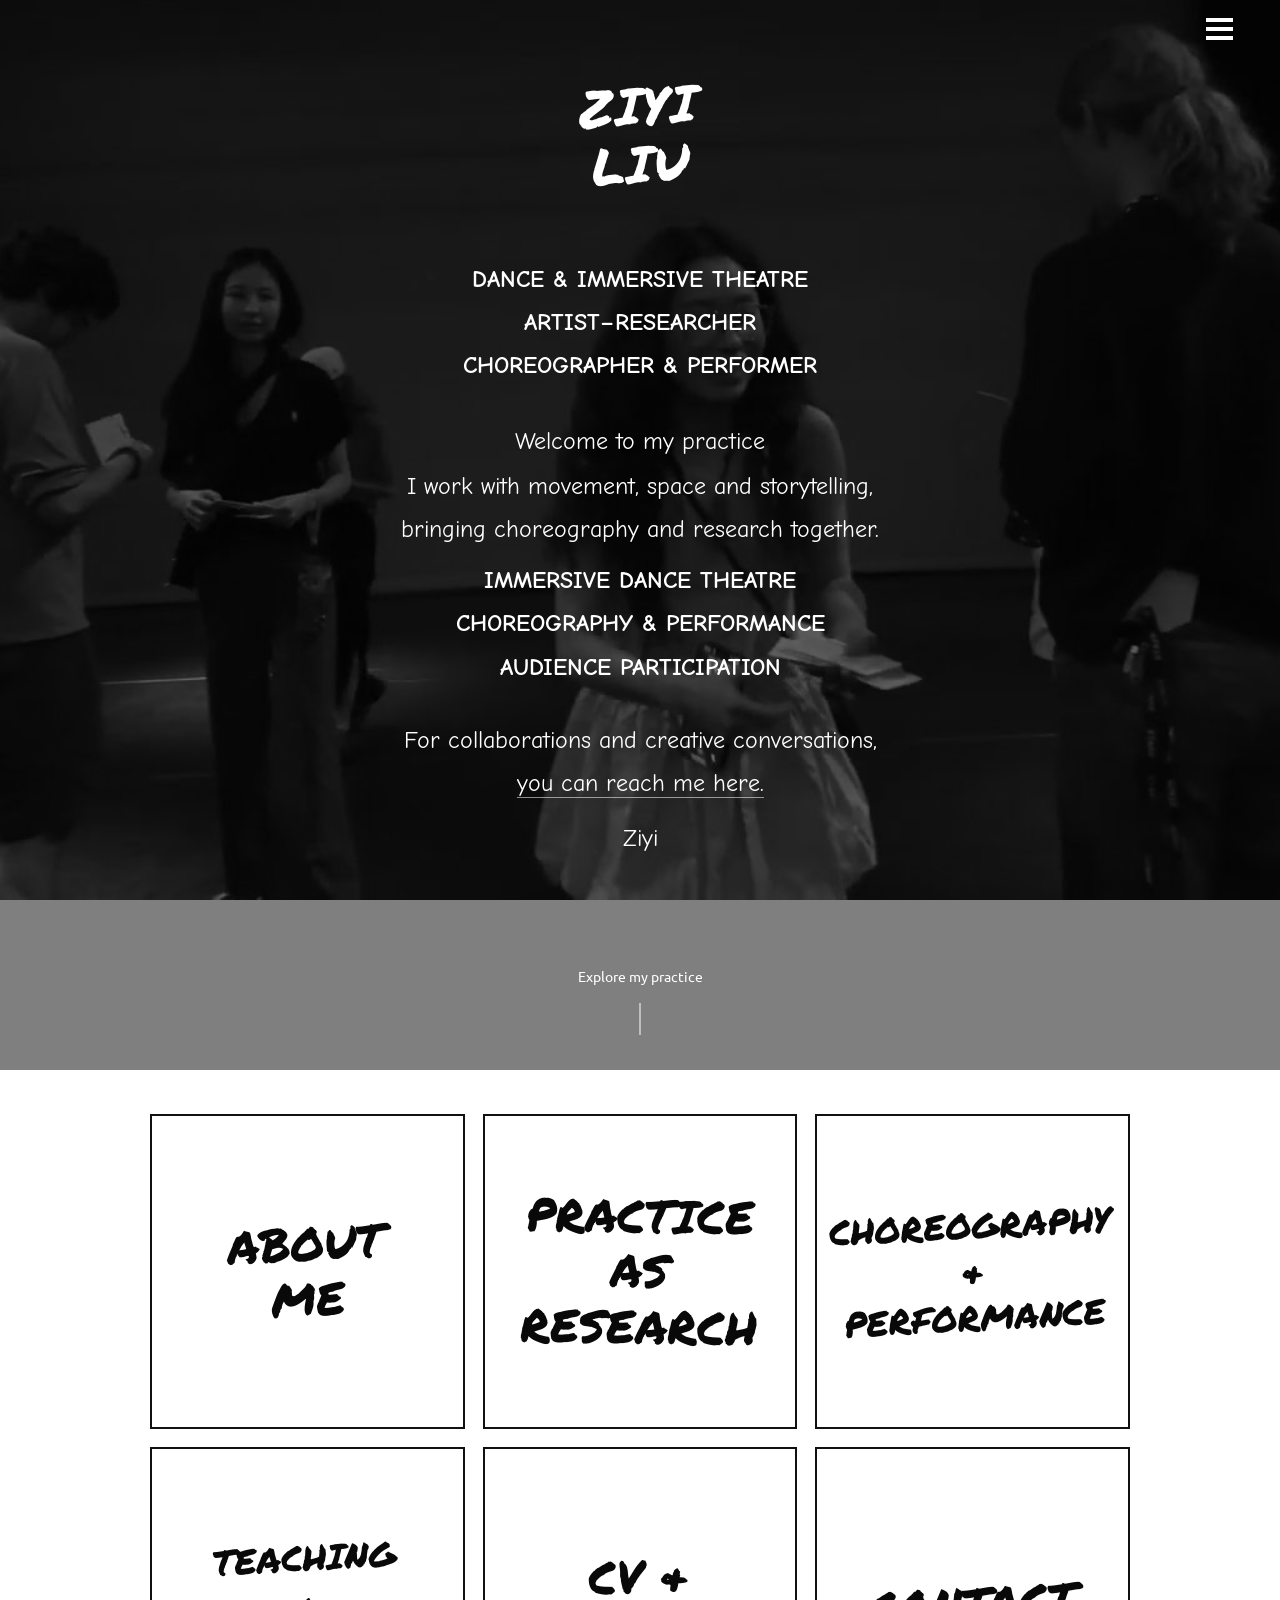
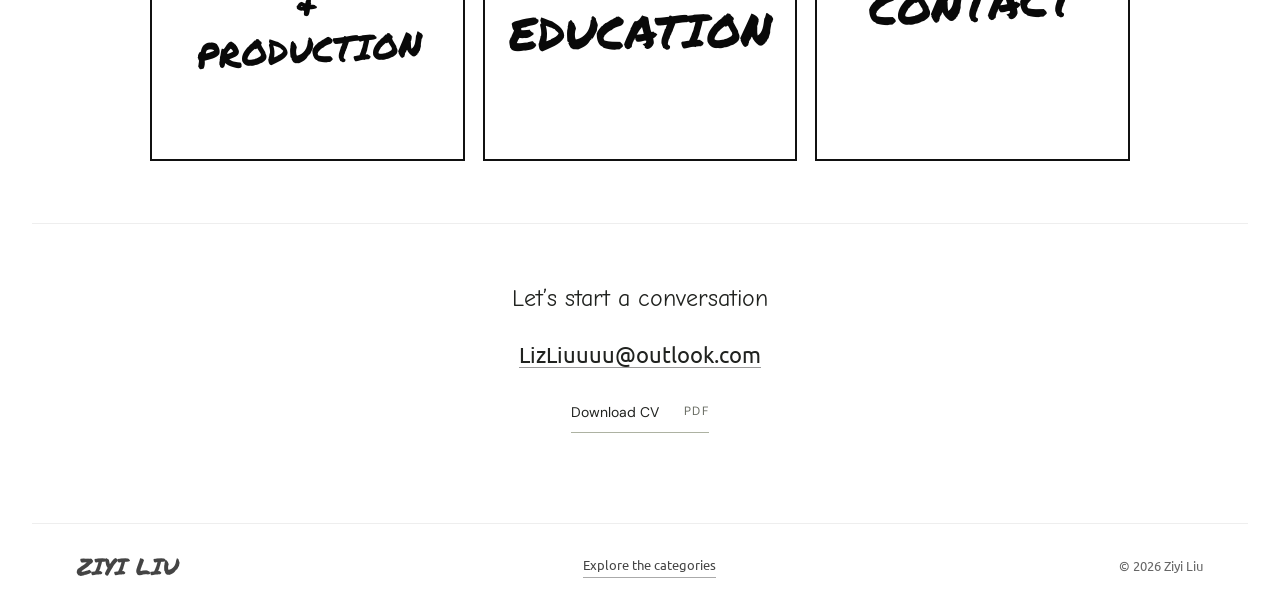
<file: index.html>
<!doctype html>
<html lang="en">
<head>
  <meta charset="utf-8">
  <meta name="viewport" content="width=device-width, initial-scale=1">
  <meta name="theme-color" content="#171918">
  <title>Choreography, Performance & Research — Ziyi Liu</title>
  <meta name="description" content="Ziyi Liu is a choreographer, dance artist and doctoral researcher exploring immersive dance theatre, sensory storytelling and audience participation.">
  <link rel="icon" type="image/svg+xml" href="data:image/svg+xml,%3Csvg xmlns='http://www.w3.org/2000/svg' viewBox='0 0 64 64'%3E%3Crect width='64' height='64' rx='32' fill='%23171918'/%3E%3Ctext x='32' y='43' text-anchor='middle' font-family='Georgia,serif' font-style='italic' font-size='36' fill='white'%3Ez%3C/text%3E%3C/svg%3E">
  <link rel="stylesheet" href="styles.css?v=2">
  <link rel="stylesheet" href="assets/fonts/fonts.css">
  <link rel="stylesheet" href="reference-layout.css?v=2">
  <script src="script.js?v=2" defer></script>
</head>
<body class="reference-home">
<div class="fixed-performance-background" role="img" aria-label="A moment of audience interaction from Primordial Reflection"></div>
<a class="skip-link" href="#main">Skip to content</a>
<header class="site-header" id="header"><a class="wordmark" href="index.html" aria-label="Ziyi Liu, home">Ziyi<br>Liu</a><button class="menu-button" aria-label="Open navigation" aria-controls="site-menu" aria-expanded="false"><span></span><span></span><span></span></button></header>
<dialog class="nav-dialog" id="site-menu" aria-label="Site navigation"><button class="nav-close" aria-label="Close navigation">×</button><nav aria-label="Main navigation">
<a href="index.html">Home</a><a href="about.html">About me</a>
<div class="nav-group"><div class="nav-group-heading"><a href="research.html">Practice as research</a><button type="button" aria-label="Toggle research subpages" aria-expanded="false" aria-controls="submenu-research">+</button></div><div class="subnav" id="submenu-research" hidden><a href="research.html#senses">The senses & immersive narrative</a><a href="research.html#audience">Audience & embodied experience</a><a href="research.html#memory">Place, history & cultural memory</a></div></div>
<div class="nav-group"><div class="nav-group-heading"><a href="work.html">Choreography & performance</a><button type="button" aria-label="Toggle performance subpages" aria-expanded="false" aria-controls="submenu-work">+</button></div><div class="subnav" id="submenu-work" hidden><a href="work.html#primordial">Primordial Reflection</a><a href="work.html#beauty">Am I beauty?</a><a href="work.html#comfort">Comfort</a><a href="work.html#hidden">Love cannot be hidden</a><a href="work.html#resplendent">Resplendent</a><a href="work.html#singer">Singer</a><a href="work.html#love">Love</a></div></div>
<a href="teaching.html">Teaching & production</a><a href="cv.html">CV & education</a><a href="contact.html">Contact</a></nav></dialog>
<main id="main">

<section class="reference-hero" id="home" aria-labelledby="hero-title">
<h1 class="hero-name" id="hero-title"><span>Ziyi</span><span>Liu</span></h1>
<div class="welcome-copy"><p class="hero-identity"><strong>DANCE & IMMERSIVE THEATRE<br>ARTIST–RESEARCHER<br>CHOREOGRAPHER & PERFORMER</strong></p>
<p class="welcome-line">Welcome to my practice</p>
<p>I work with movement, space and storytelling, <br>bringing choreography and research together.</p>
<p class="practice-lines"><strong>IMMERSIVE DANCE THEATRE<br>CHOREOGRAPHY & PERFORMANCE<br>AUDIENCE PARTICIPATION</strong></p>
<p class="welcome-contact">For collaborations and creative conversations, <br><a href="contact.html">you can reach me here.</a></p>
<p class="signature">Ziyi</p></div>
<a class="scroll-categories" href="#categories">Explore my practice<span class="scroll-stroke" aria-hidden="true"></span></a>
</section><section class="category-section" id="categories" aria-label="Explore the website"><div class="category-grid">
<a class="category-card" href="about.html"><span>About<br>me</span><span class="category-hover" aria-hidden="true">+</span></a>
<a class="category-card" href="research.html"><span>Practice<br>as<br>research</span><span class="category-hover" aria-hidden="true">+</span></a>
<a class="category-card category-long" href="work.html"><span>Choreography<br>&<br>performance</span><span class="category-hover" aria-hidden="true">+</span></a>
<a class="category-card category-long" href="teaching.html"><span>Teaching<br>&<br>production</span><span class="category-hover" aria-hidden="true">+</span></a>
<a class="category-card" href="cv.html"><span>CV &<br>education</span><span class="category-hover" aria-hidden="true">+</span></a>
<a class="category-card" href="contact.html"><span>Contact</span><span class="category-hover" aria-hidden="true">+</span></a>
</div></section><section class="home-contact" aria-label="Contact Ziyi"><p>Let’s start a conversation</p><a href="mailto:LizLiuuuu@outlook.com">LizLiuuuu@outlook.com</a><div><a class="text-link" href="assets/Ziyi-Liu-CV.pdf" download="Ziyi-Liu-CV.pdf">Download CV <span class="link-meta">PDF</span></a></div></section>
</main>
<footer class="page-footer"><a class="footer-name" href="index.html">Ziyi Liu</a><a href="index.html#categories">Explore the categories</a><p>© <span id="year">2026</span> Ziyi Liu</p></footer>
<dialog id="work-dialog" aria-labelledby="dialog-title"><button class="dialog-close" aria-label="Close work details">Close <span aria-hidden="true">×</span></button><div id="dialog-content"></div></dialog>
</body>
</html>
</file>
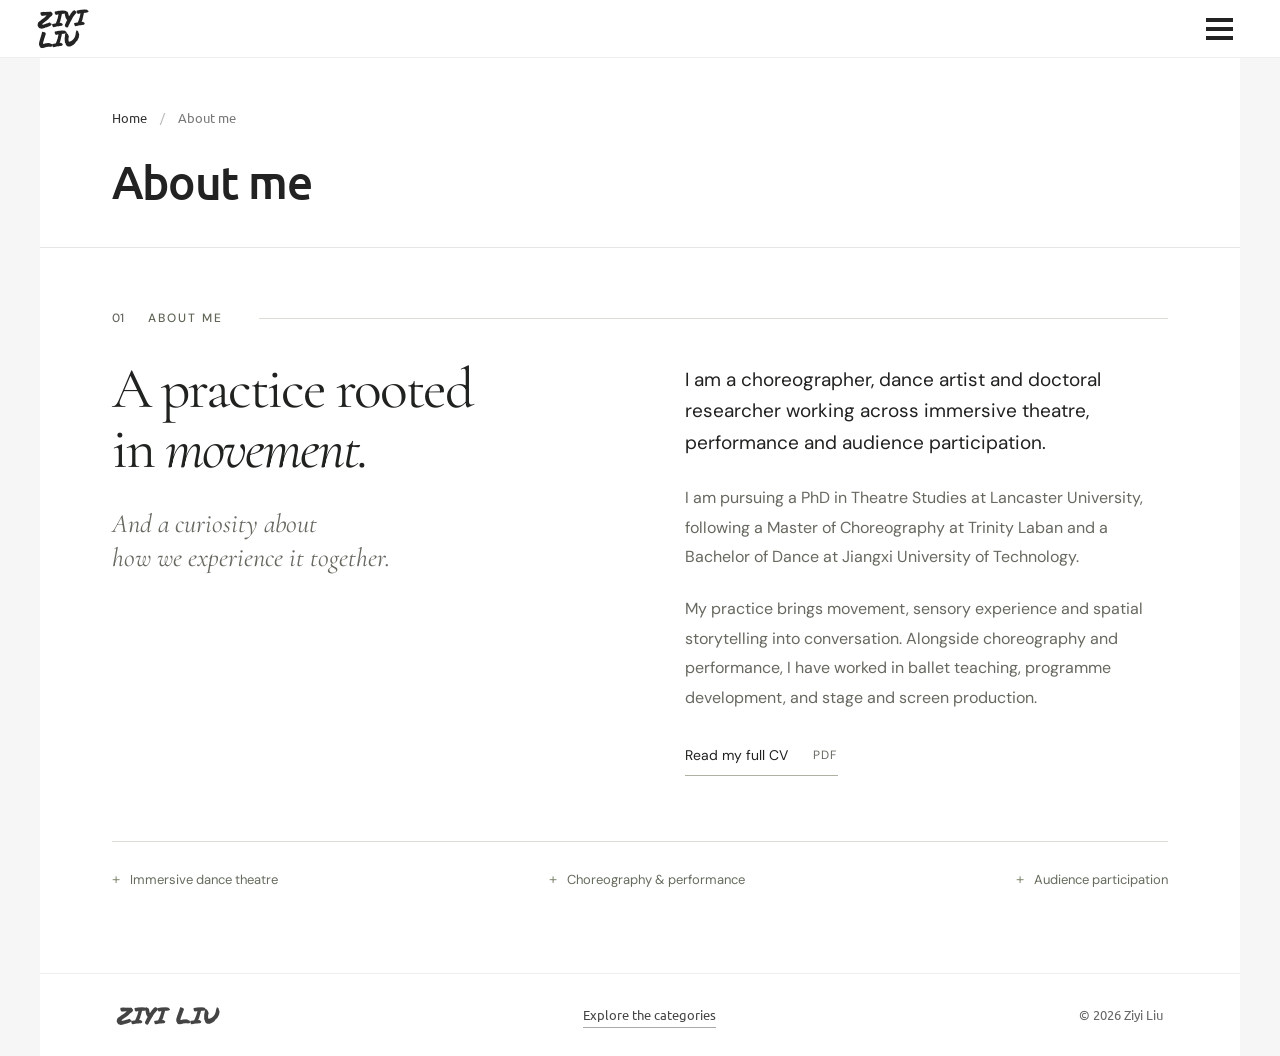
<file: about.html>
<!doctype html>
<html lang="en">
<head>
  <meta charset="utf-8">
  <meta name="viewport" content="width=device-width, initial-scale=1">
  <meta name="theme-color" content="#171918">
  <title>About me — Ziyi Liu</title>
  <meta name="description" content="Ziyi Liu is a choreographer, dance artist and doctoral researcher exploring immersive dance theatre, sensory storytelling and audience participation.">
  <link rel="icon" type="image/svg+xml" href="data:image/svg+xml,%3Csvg xmlns='http://www.w3.org/2000/svg' viewBox='0 0 64 64'%3E%3Crect width='64' height='64' rx='32' fill='%23171918'/%3E%3Ctext x='32' y='43' text-anchor='middle' font-family='Georgia,serif' font-style='italic' font-size='36' fill='white'%3Ez%3C/text%3E%3C/svg%3E">
  <link rel="stylesheet" href="styles.css?v=2">
  <link rel="stylesheet" href="assets/fonts/fonts.css">
  <link rel="stylesheet" href="reference-layout.css?v=2">
  <script src="script.js?v=2" defer></script>
</head>
<body class="interior-page">

<a class="skip-link" href="#main">Skip to content</a>
<header class="site-header" id="header"><a class="wordmark" href="index.html" aria-label="Ziyi Liu, home">Ziyi<br>Liu</a><button class="menu-button" aria-label="Open navigation" aria-controls="site-menu" aria-expanded="false"><span></span><span></span><span></span></button></header>
<dialog class="nav-dialog" id="site-menu" aria-label="Site navigation"><button class="nav-close" aria-label="Close navigation">×</button><nav aria-label="Main navigation">
<a href="index.html">Home</a><a href="about.html">About me</a>
<div class="nav-group"><div class="nav-group-heading"><a href="research.html">Practice as research</a><button type="button" aria-label="Toggle research subpages" aria-expanded="false" aria-controls="submenu-research">+</button></div><div class="subnav" id="submenu-research" hidden><a href="research.html#senses">The senses & immersive narrative</a><a href="research.html#audience">Audience & embodied experience</a><a href="research.html#memory">Place, history & cultural memory</a></div></div>
<div class="nav-group"><div class="nav-group-heading"><a href="work.html">Choreography & performance</a><button type="button" aria-label="Toggle performance subpages" aria-expanded="false" aria-controls="submenu-work">+</button></div><div class="subnav" id="submenu-work" hidden><a href="work.html#primordial">Primordial Reflection</a><a href="work.html#beauty">Am I beauty?</a><a href="work.html#comfort">Comfort</a><a href="work.html#hidden">Love cannot be hidden</a><a href="work.html#resplendent">Resplendent</a><a href="work.html#singer">Singer</a><a href="work.html#love">Love</a></div></div>
<a href="teaching.html">Teaching & production</a><a href="cv.html">CV & education</a><a href="contact.html">Contact</a></nav></dialog>
<main id="main">
<div class="interior-banner"><p><a href="index.html">Home</a><span>/</span>About me</p><h1>About me</h1></div>
    <section class="section about" id="about" aria-labelledby="about-title">
      <div class="section-kicker"><span class="section-number">01</span><p class="eyebrow">About me</p></div>
      <div class="about-layout">
        <div><h2 id="about-title">A practice rooted<br>in <em>movement.</em></h2><p class="large-note">And a curiosity about<br>how we experience it together.</p></div>
        <div class="about-copy"><p class="lead">I am a choreographer, dance artist and doctoral researcher working across immersive theatre, performance and audience participation.</p><p>I am pursuing a PhD in Theatre Studies at Lancaster University, following a Master of Choreography at Trinity Laban and a Bachelor of Dance at Jiangxi University of Technology.</p><p>My practice brings movement, sensory experience and spatial storytelling into conversation. Alongside choreography and performance, I have worked in ballet teaching, programme development, and stage and screen production.</p><a class="text-link" href="assets/Ziyi-Liu-CV.pdf" target="_blank" rel="noopener">Read my full CV <span class="link-meta">PDF</span></a></div>
      </div>
      <div class="practice-areas"><span>Immersive dance theatre</span><span>Choreography & performance</span><span>Audience participation</span></div>
    </section>
</main>
<footer class="page-footer"><a class="footer-name" href="index.html">Ziyi Liu</a><a href="index.html#categories">Explore the categories</a><p>© <span id="year">2026</span> Ziyi Liu</p></footer>
<dialog id="work-dialog" aria-labelledby="dialog-title"><button class="dialog-close" aria-label="Close work details">Close <span aria-hidden="true">×</span></button><div id="dialog-content"></div></dialog>
</body>
</html>
</file>
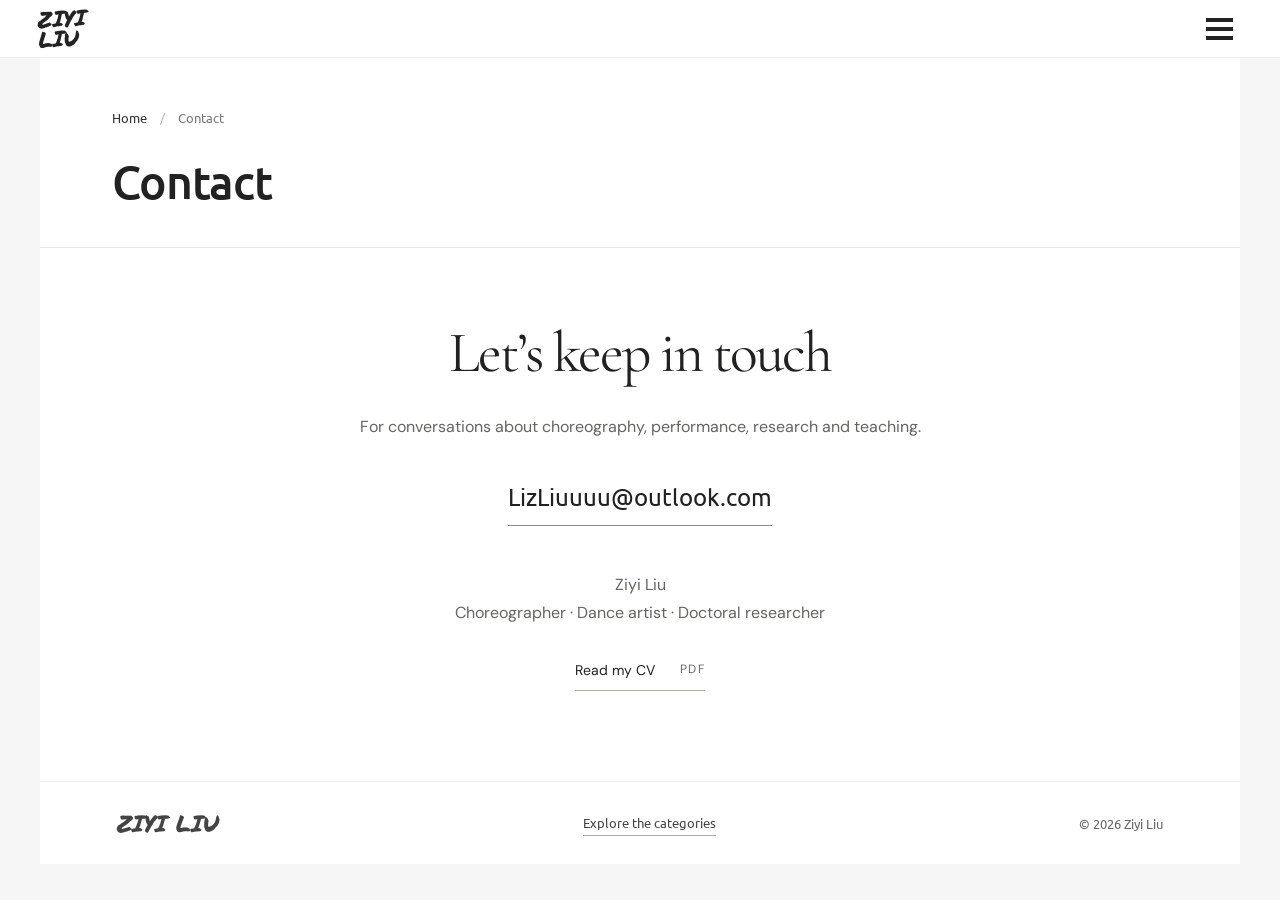
<file: contact.html>
<!doctype html>
<html lang="en">
<head>
  <meta charset="utf-8">
  <meta name="viewport" content="width=device-width, initial-scale=1">
  <meta name="theme-color" content="#171918">
  <title>Contact — Ziyi Liu</title>
  <meta name="description" content="Ziyi Liu is a choreographer, dance artist and doctoral researcher exploring immersive dance theatre, sensory storytelling and audience participation.">
  <link rel="icon" type="image/svg+xml" href="data:image/svg+xml,%3Csvg xmlns='http://www.w3.org/2000/svg' viewBox='0 0 64 64'%3E%3Crect width='64' height='64' rx='32' fill='%23171918'/%3E%3Ctext x='32' y='43' text-anchor='middle' font-family='Georgia,serif' font-style='italic' font-size='36' fill='white'%3Ez%3C/text%3E%3C/svg%3E">
  <link rel="stylesheet" href="styles.css?v=2">
  <link rel="stylesheet" href="assets/fonts/fonts.css">
  <link rel="stylesheet" href="reference-layout.css?v=2">
  <script src="script.js?v=2" defer></script>
</head>
<body class="interior-page">

<a class="skip-link" href="#main">Skip to content</a>
<header class="site-header" id="header"><a class="wordmark" href="index.html" aria-label="Ziyi Liu, home">Ziyi<br>Liu</a><button class="menu-button" aria-label="Open navigation" aria-controls="site-menu" aria-expanded="false"><span></span><span></span><span></span></button></header>
<dialog class="nav-dialog" id="site-menu" aria-label="Site navigation"><button class="nav-close" aria-label="Close navigation">×</button><nav aria-label="Main navigation">
<a href="index.html">Home</a><a href="about.html">About me</a>
<div class="nav-group"><div class="nav-group-heading"><a href="research.html">Practice as research</a><button type="button" aria-label="Toggle research subpages" aria-expanded="false" aria-controls="submenu-research">+</button></div><div class="subnav" id="submenu-research" hidden><a href="research.html#senses">The senses & immersive narrative</a><a href="research.html#audience">Audience & embodied experience</a><a href="research.html#memory">Place, history & cultural memory</a></div></div>
<div class="nav-group"><div class="nav-group-heading"><a href="work.html">Choreography & performance</a><button type="button" aria-label="Toggle performance subpages" aria-expanded="false" aria-controls="submenu-work">+</button></div><div class="subnav" id="submenu-work" hidden><a href="work.html#primordial">Primordial Reflection</a><a href="work.html#beauty">Am I beauty?</a><a href="work.html#comfort">Comfort</a><a href="work.html#hidden">Love cannot be hidden</a><a href="work.html#resplendent">Resplendent</a><a href="work.html#singer">Singer</a><a href="work.html#love">Love</a></div></div>
<a href="teaching.html">Teaching & production</a><a href="cv.html">CV & education</a><a href="contact.html">Contact</a></nav></dialog>
<main id="main">
<div class="interior-banner"><p><a href="index.html">Home</a><span>/</span>Contact</p><h1>Contact</h1></div>
<section class="section contact-page" aria-labelledby="contact-page-title"><h2 id="contact-page-title">Let’s keep in touch</h2><p>For conversations about choreography, performance, research and teaching.</p><a class="contact-email" href="mailto:LizLiuuuu@outlook.com">LizLiuuuu@outlook.com</a><p class="contact-location">Ziyi Liu<br>Choreographer · Dance artist · Doctoral researcher</p><a class="text-link" href="assets/Ziyi-Liu-CV.pdf" target="_blank" rel="noopener">Read my CV <span class="link-meta">PDF</span></a></section>
</main>
<footer class="page-footer"><a class="footer-name" href="index.html">Ziyi Liu</a><a href="index.html#categories">Explore the categories</a><p>© <span id="year">2026</span> Ziyi Liu</p></footer>
<dialog id="work-dialog" aria-labelledby="dialog-title"><button class="dialog-close" aria-label="Close work details">Close <span aria-hidden="true">×</span></button><div id="dialog-content"></div></dialog>
</body>
</html>
</file>
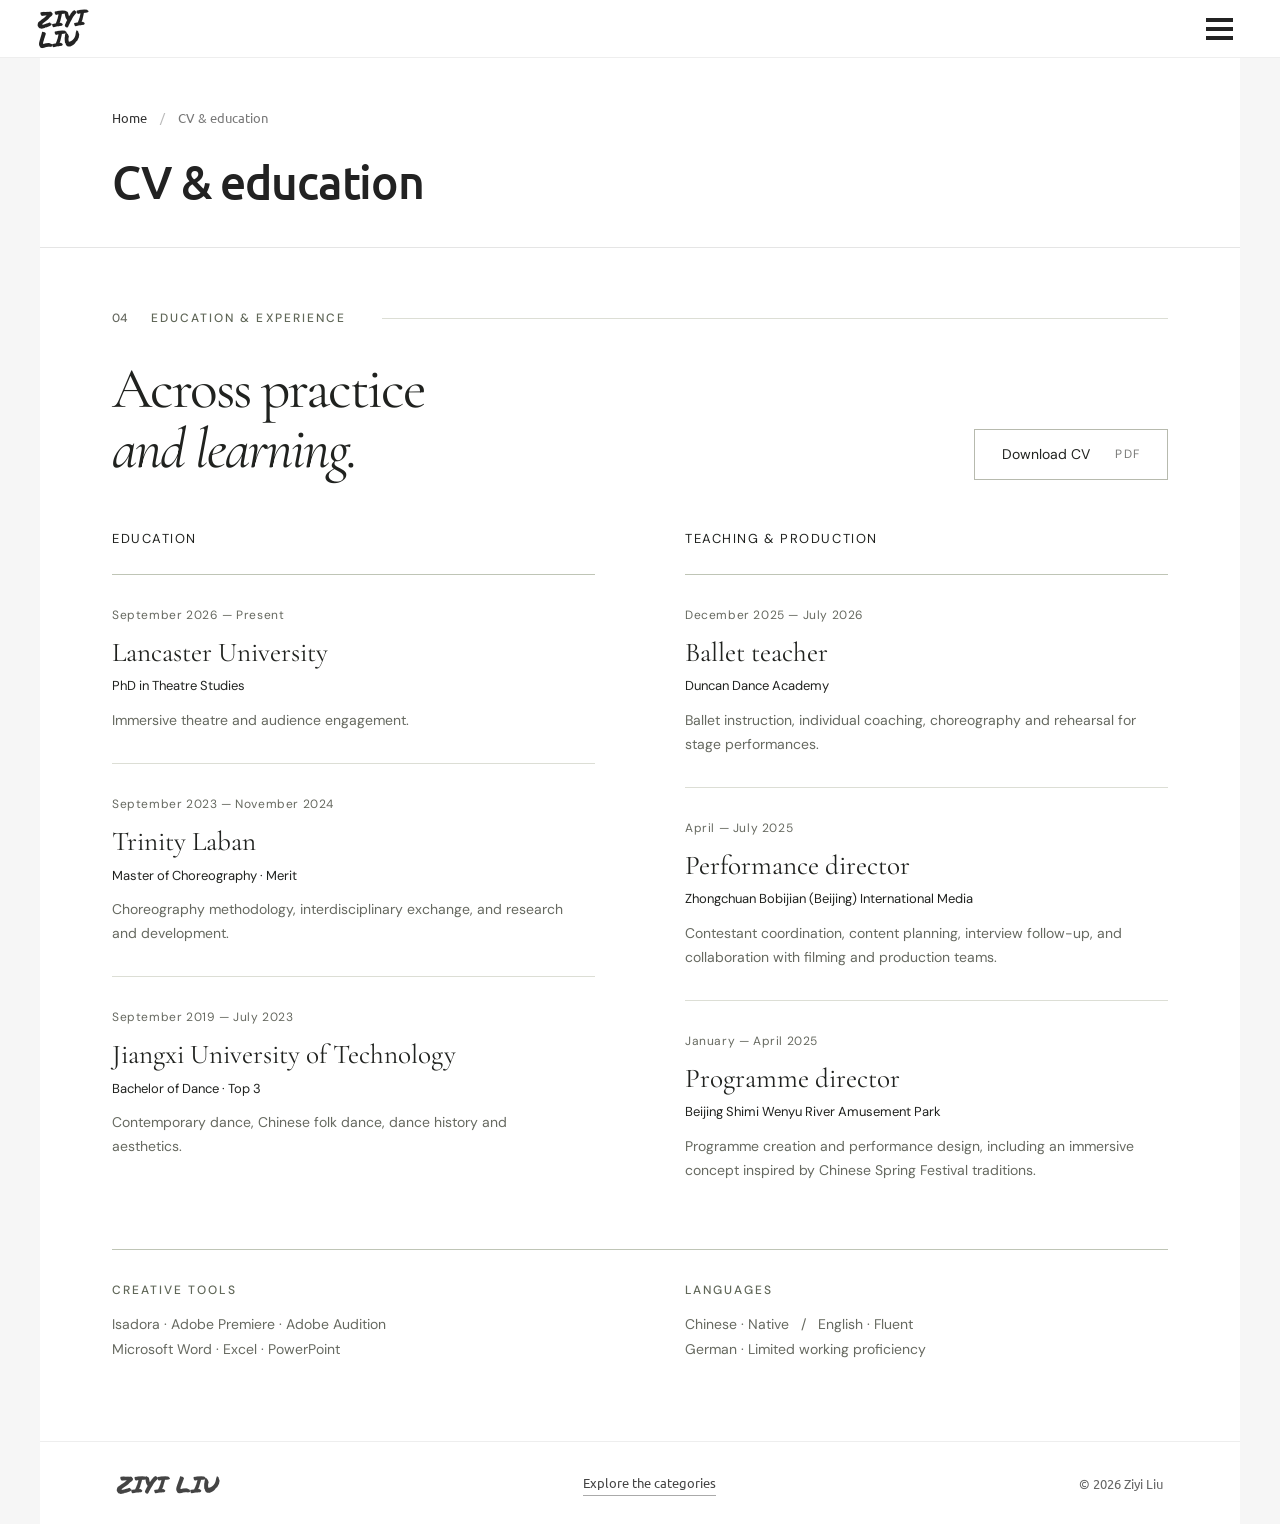
<file: cv.html>
<!doctype html>
<html lang="en">
<head>
  <meta charset="utf-8">
  <meta name="viewport" content="width=device-width, initial-scale=1">
  <meta name="theme-color" content="#171918">
  <title>CV & education — Ziyi Liu</title>
  <meta name="description" content="Ziyi Liu is a choreographer, dance artist and doctoral researcher exploring immersive dance theatre, sensory storytelling and audience participation.">
  <link rel="icon" type="image/svg+xml" href="data:image/svg+xml,%3Csvg xmlns='http://www.w3.org/2000/svg' viewBox='0 0 64 64'%3E%3Crect width='64' height='64' rx='32' fill='%23171918'/%3E%3Ctext x='32' y='43' text-anchor='middle' font-family='Georgia,serif' font-style='italic' font-size='36' fill='white'%3Ez%3C/text%3E%3C/svg%3E">
  <link rel="stylesheet" href="styles.css?v=2">
  <link rel="stylesheet" href="assets/fonts/fonts.css">
  <link rel="stylesheet" href="reference-layout.css?v=2">
  <script src="script.js?v=2" defer></script>
</head>
<body class="interior-page">

<a class="skip-link" href="#main">Skip to content</a>
<header class="site-header" id="header"><a class="wordmark" href="index.html" aria-label="Ziyi Liu, home">Ziyi<br>Liu</a><button class="menu-button" aria-label="Open navigation" aria-controls="site-menu" aria-expanded="false"><span></span><span></span><span></span></button></header>
<dialog class="nav-dialog" id="site-menu" aria-label="Site navigation"><button class="nav-close" aria-label="Close navigation">×</button><nav aria-label="Main navigation">
<a href="index.html">Home</a><a href="about.html">About me</a>
<div class="nav-group"><div class="nav-group-heading"><a href="research.html">Practice as research</a><button type="button" aria-label="Toggle research subpages" aria-expanded="false" aria-controls="submenu-research">+</button></div><div class="subnav" id="submenu-research" hidden><a href="research.html#senses">The senses & immersive narrative</a><a href="research.html#audience">Audience & embodied experience</a><a href="research.html#memory">Place, history & cultural memory</a></div></div>
<div class="nav-group"><div class="nav-group-heading"><a href="work.html">Choreography & performance</a><button type="button" aria-label="Toggle performance subpages" aria-expanded="false" aria-controls="submenu-work">+</button></div><div class="subnav" id="submenu-work" hidden><a href="work.html#primordial">Primordial Reflection</a><a href="work.html#beauty">Am I beauty?</a><a href="work.html#comfort">Comfort</a><a href="work.html#hidden">Love cannot be hidden</a><a href="work.html#resplendent">Resplendent</a><a href="work.html#singer">Singer</a><a href="work.html#love">Love</a></div></div>
<a href="teaching.html">Teaching & production</a><a href="cv.html">CV & education</a><a href="contact.html">Contact</a></nav></dialog>
<main id="main">
<div class="interior-banner"><p><a href="index.html">Home</a><span>/</span>CV & education</p><h1>CV & education</h1></div>
    <section class="section cv" id="cv" aria-labelledby="cv-title">
      <div class="section-kicker"><span class="section-number">04</span><p class="eyebrow">Education & experience</p></div>
      <div class="section-heading"><h2 id="cv-title">Across practice<br><em>and learning.</em></h2><a class="button button-dark" href="assets/Ziyi-Liu-CV.pdf" download="Ziyi-Liu-CV.pdf">Download CV <span>PDF</span></a></div>
      <div class="cv-columns">
        <div><h3 class="column-title">Education</h3><ol class="timeline">
          <li><p class="timeline-date">September 2026 — Present</p><h4>Lancaster University</h4><p class="timeline-role">PhD in Theatre Studies</p><p>Immersive theatre and audience engagement.</p></li>
          <li><p class="timeline-date">September 2023 — November 2024</p><h4>Trinity Laban</h4><p class="timeline-role">Master of Choreography · Merit</p><p>Choreography methodology, interdisciplinary exchange, and research and development.</p></li>
          <li><p class="timeline-date">September 2019 — July 2023</p><h4>Jiangxi University of Technology</h4><p class="timeline-role">Bachelor of Dance · Top 3</p><p>Contemporary dance, Chinese folk dance, dance history and aesthetics.</p></li>
        </ol></div>
        <div><h3 class="column-title">Teaching & production</h3><ol class="timeline">
          <li><p class="timeline-date">December 2025 — July 2026</p><h4>Ballet teacher</h4><p class="timeline-role">Duncan Dance Academy</p><p>Ballet instruction, individual coaching, choreography and rehearsal for stage performances.</p></li>
          <li><p class="timeline-date">April — July 2025</p><h4>Performance director</h4><p class="timeline-role">Zhongchuan Bobijian (Beijing) International Media</p><p>Contestant coordination, content planning, interview follow-up, and collaboration with filming and production teams.</p></li>
          <li><p class="timeline-date">January — April 2025</p><h4>Programme director</h4><p class="timeline-role">Beijing Shimi Wenyu River Amusement Park</p><p>Programme creation and performance design, including an immersive concept inspired by Chinese Spring Festival traditions.</p></li>
        </ol></div>
      </div>
      <div class="skills-row"><div><p class="eyebrow">Creative tools</p><p>Isadora · Adobe Premiere · Adobe Audition<br>Microsoft Word · Excel · PowerPoint</p></div><div><p class="eyebrow">Languages</p><p>Chinese · Native &nbsp; / &nbsp; English · Fluent<br>German · Limited working proficiency</p></div></div>
    </section>
</main>
<footer class="page-footer"><a class="footer-name" href="index.html">Ziyi Liu</a><a href="index.html#categories">Explore the categories</a><p>© <span id="year">2026</span> Ziyi Liu</p></footer>
<dialog id="work-dialog" aria-labelledby="dialog-title"><button class="dialog-close" aria-label="Close work details">Close <span aria-hidden="true">×</span></button><div id="dialog-content"></div></dialog>
</body>
</html>
</file>
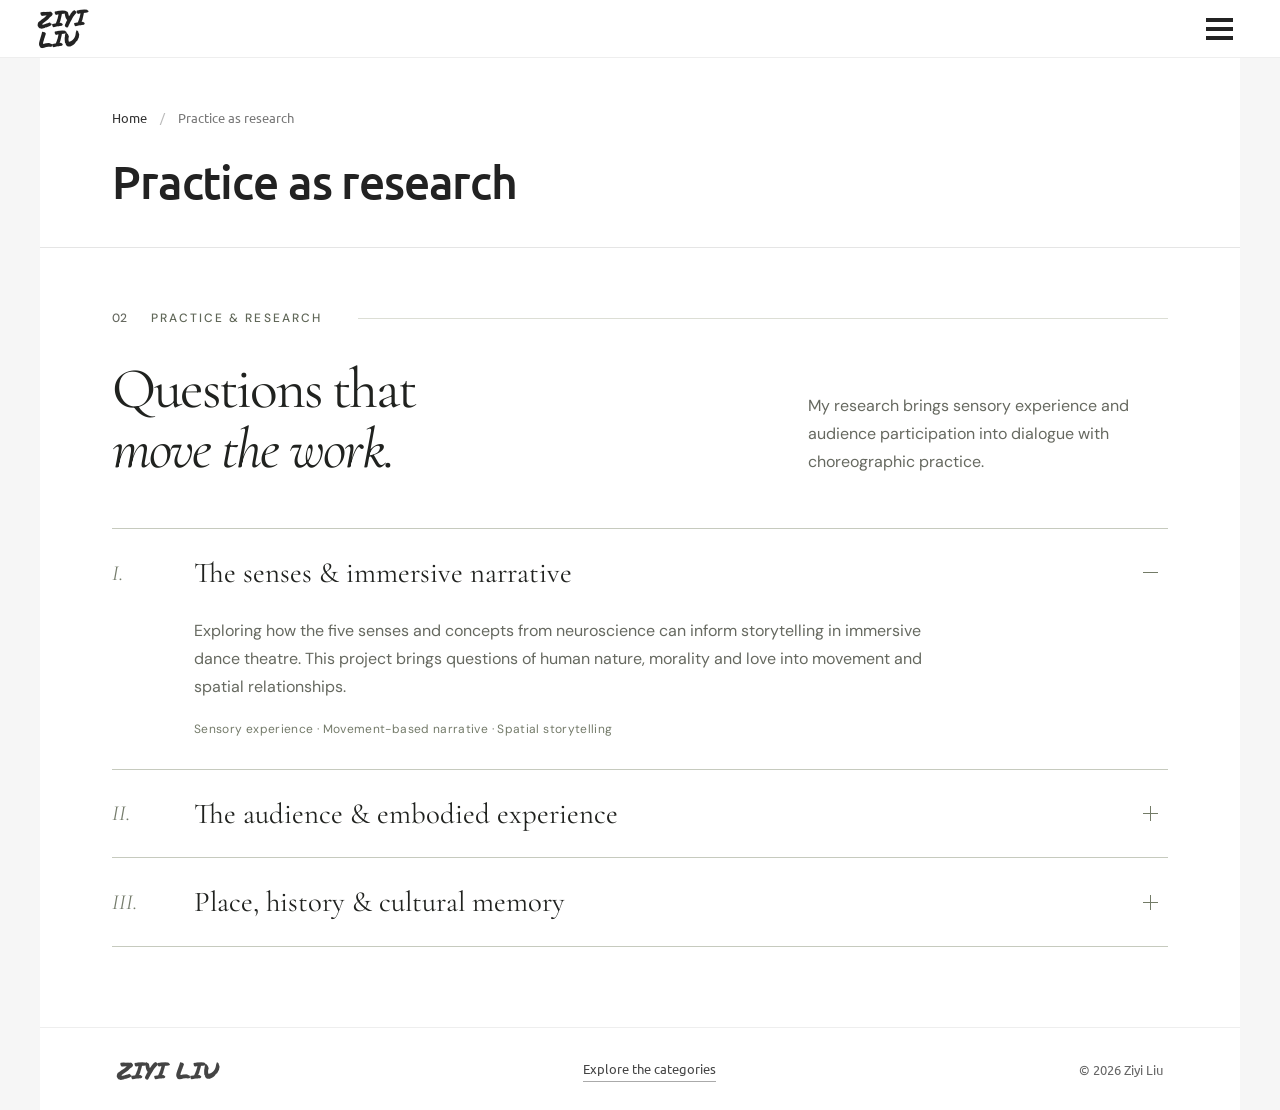
<file: research.html>
<!doctype html>
<html lang="en">
<head>
  <meta charset="utf-8">
  <meta name="viewport" content="width=device-width, initial-scale=1">
  <meta name="theme-color" content="#171918">
  <title>Practice as research — Ziyi Liu</title>
  <meta name="description" content="Ziyi Liu is a choreographer, dance artist and doctoral researcher exploring immersive dance theatre, sensory storytelling and audience participation.">
  <link rel="icon" type="image/svg+xml" href="data:image/svg+xml,%3Csvg xmlns='http://www.w3.org/2000/svg' viewBox='0 0 64 64'%3E%3Crect width='64' height='64' rx='32' fill='%23171918'/%3E%3Ctext x='32' y='43' text-anchor='middle' font-family='Georgia,serif' font-style='italic' font-size='36' fill='white'%3Ez%3C/text%3E%3C/svg%3E">
  <link rel="stylesheet" href="styles.css?v=2">
  <link rel="stylesheet" href="assets/fonts/fonts.css">
  <link rel="stylesheet" href="reference-layout.css?v=2">
  <script src="script.js?v=2" defer></script>
</head>
<body class="interior-page">

<a class="skip-link" href="#main">Skip to content</a>
<header class="site-header" id="header"><a class="wordmark" href="index.html" aria-label="Ziyi Liu, home">Ziyi<br>Liu</a><button class="menu-button" aria-label="Open navigation" aria-controls="site-menu" aria-expanded="false"><span></span><span></span><span></span></button></header>
<dialog class="nav-dialog" id="site-menu" aria-label="Site navigation"><button class="nav-close" aria-label="Close navigation">×</button><nav aria-label="Main navigation">
<a href="index.html">Home</a><a href="about.html">About me</a>
<div class="nav-group"><div class="nav-group-heading"><a href="research.html">Practice as research</a><button type="button" aria-label="Toggle research subpages" aria-expanded="false" aria-controls="submenu-research">+</button></div><div class="subnav" id="submenu-research" hidden><a href="research.html#senses">The senses & immersive narrative</a><a href="research.html#audience">Audience & embodied experience</a><a href="research.html#memory">Place, history & cultural memory</a></div></div>
<div class="nav-group"><div class="nav-group-heading"><a href="work.html">Choreography & performance</a><button type="button" aria-label="Toggle performance subpages" aria-expanded="false" aria-controls="submenu-work">+</button></div><div class="subnav" id="submenu-work" hidden><a href="work.html#primordial">Primordial Reflection</a><a href="work.html#beauty">Am I beauty?</a><a href="work.html#comfort">Comfort</a><a href="work.html#hidden">Love cannot be hidden</a><a href="work.html#resplendent">Resplendent</a><a href="work.html#singer">Singer</a><a href="work.html#love">Love</a></div></div>
<a href="teaching.html">Teaching & production</a><a href="cv.html">CV & education</a><a href="contact.html">Contact</a></nav></dialog>
<main id="main">
<div class="interior-banner"><p><a href="index.html">Home</a><span>/</span>Practice as research</p><h1>Practice as research</h1></div>
    <section class="research section" id="research" aria-labelledby="research-title">
      <div class="section-kicker"><span class="section-number">02</span><p class="eyebrow">Practice & research</p></div>
      <div class="section-heading"><h2 id="research-title">Questions that<br><em>move the work.</em></h2><p>My research brings sensory experience and audience participation into dialogue with choreographic practice.</p></div>
      <div class="research-list">
        <details class="research-item" id="senses" open><summary><span class="research-index">I.</span><h3>The senses & immersive narrative</h3><span class="expand-icon" aria-hidden="true"></span></summary><div class="research-body"><p>Exploring how the five senses and concepts from neuroscience can inform storytelling in immersive dance theatre. This project brings questions of human nature, morality and love into movement and spatial relationships.</p><p class="research-focus">Sensory experience · Movement-based narrative · Spatial storytelling</p></div></details>
        <details class="research-item" id="audience"><summary><span class="research-index">II.</span><h3>The audience & embodied experience</h3><span class="expand-icon" aria-hidden="true"></span></summary><div class="research-body"><p>An investigation into the theory and practice of immersive dance theatre, including choreographic approaches, creative processes and research methods. The work considers how movement, spatial interaction and participation can engage audiences with cultural and social questions.</p><p class="research-focus">Immersive dance theatre · Audience engagement · Creative methodologies</p></div></details>
        <details class="research-item" id="memory"><summary><span class="research-index">III.</span><h3>Place, history & cultural memory</h3><span class="expand-icon" aria-hidden="true"></span></summary><div class="research-body"><p>Research into the integration of Jiangxi’s revolutionary heritage and local culture into immersive dance theatre. A script centred on the Nanchang Uprising explores the relationship between place, historical narrative and audience experience.</p><p class="research-focus">Script development · Jiangxi’s local culture · Outstanding Undergraduate Thesis</p></div></details>
      </div>
    </section>
</main>
<footer class="page-footer"><a class="footer-name" href="index.html">Ziyi Liu</a><a href="index.html#categories">Explore the categories</a><p>© <span id="year">2026</span> Ziyi Liu</p></footer>
<dialog id="work-dialog" aria-labelledby="dialog-title"><button class="dialog-close" aria-label="Close work details">Close <span aria-hidden="true">×</span></button><div id="dialog-content"></div></dialog>
</body>
</html>
</file>
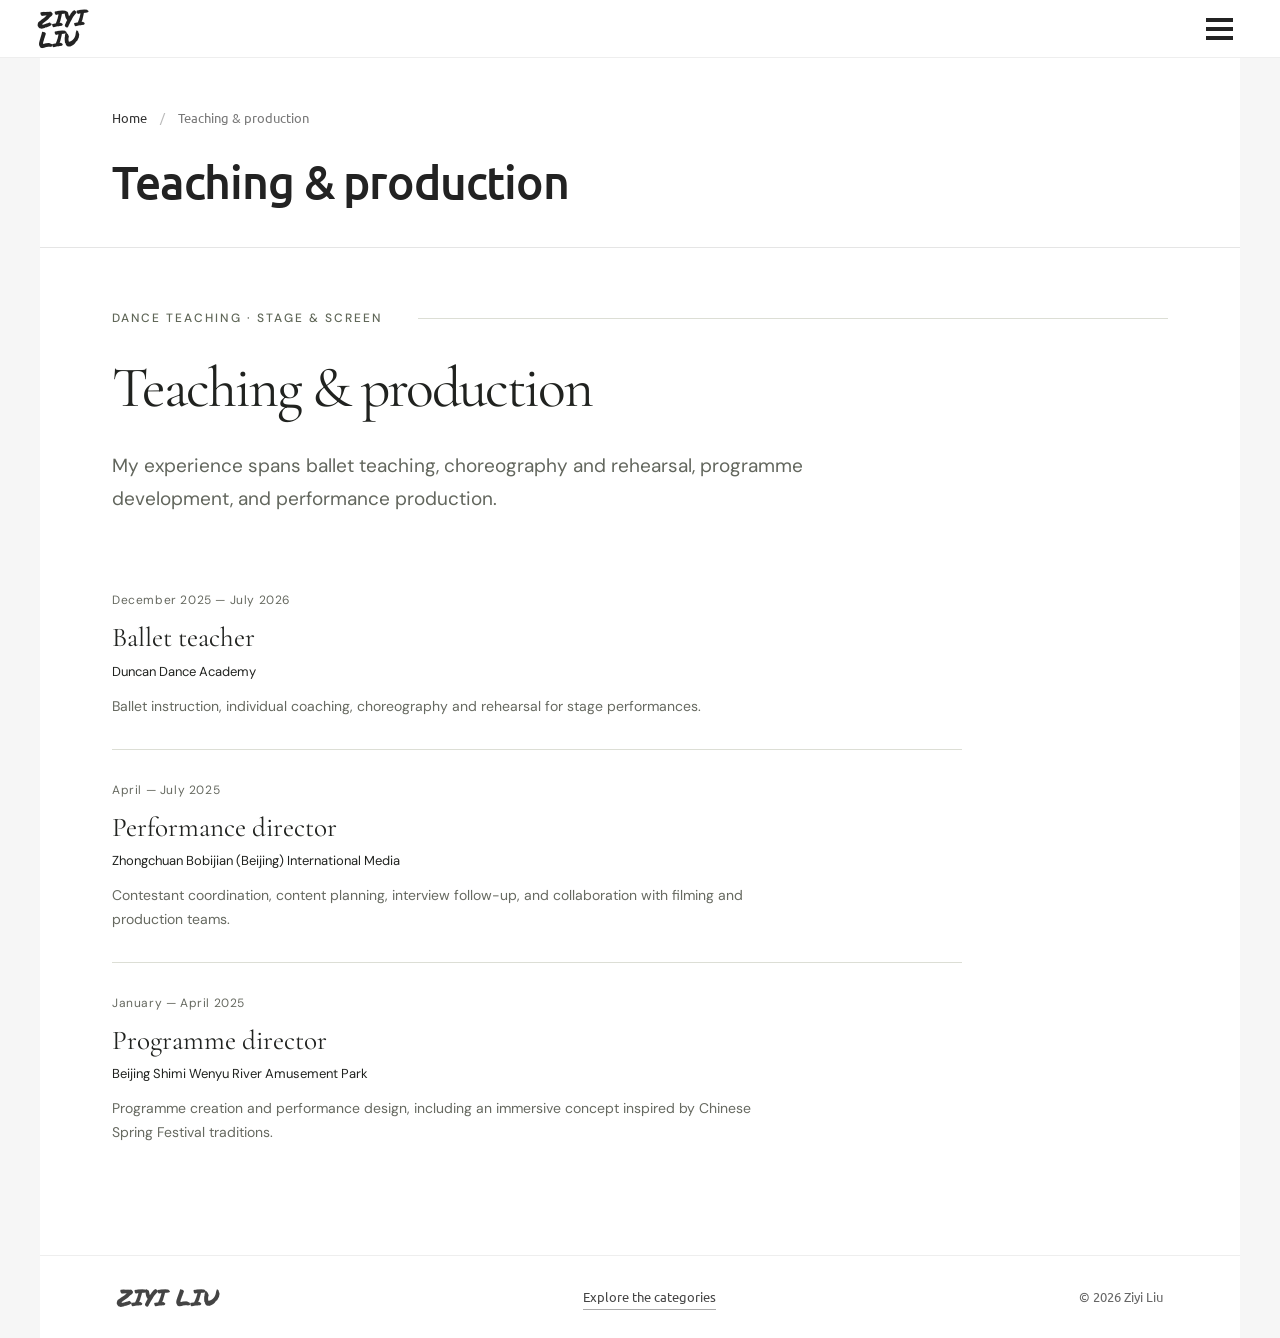
<file: teaching.html>
<!doctype html>
<html lang="en">
<head>
  <meta charset="utf-8">
  <meta name="viewport" content="width=device-width, initial-scale=1">
  <meta name="theme-color" content="#171918">
  <title>Teaching & production — Ziyi Liu</title>
  <meta name="description" content="Ziyi Liu is a choreographer, dance artist and doctoral researcher exploring immersive dance theatre, sensory storytelling and audience participation.">
  <link rel="icon" type="image/svg+xml" href="data:image/svg+xml,%3Csvg xmlns='http://www.w3.org/2000/svg' viewBox='0 0 64 64'%3E%3Crect width='64' height='64' rx='32' fill='%23171918'/%3E%3Ctext x='32' y='43' text-anchor='middle' font-family='Georgia,serif' font-style='italic' font-size='36' fill='white'%3Ez%3C/text%3E%3C/svg%3E">
  <link rel="stylesheet" href="styles.css?v=2">
  <link rel="stylesheet" href="assets/fonts/fonts.css">
  <link rel="stylesheet" href="reference-layout.css?v=2">
  <script src="script.js?v=2" defer></script>
</head>
<body class="interior-page">

<a class="skip-link" href="#main">Skip to content</a>
<header class="site-header" id="header"><a class="wordmark" href="index.html" aria-label="Ziyi Liu, home">Ziyi<br>Liu</a><button class="menu-button" aria-label="Open navigation" aria-controls="site-menu" aria-expanded="false"><span></span><span></span><span></span></button></header>
<dialog class="nav-dialog" id="site-menu" aria-label="Site navigation"><button class="nav-close" aria-label="Close navigation">×</button><nav aria-label="Main navigation">
<a href="index.html">Home</a><a href="about.html">About me</a>
<div class="nav-group"><div class="nav-group-heading"><a href="research.html">Practice as research</a><button type="button" aria-label="Toggle research subpages" aria-expanded="false" aria-controls="submenu-research">+</button></div><div class="subnav" id="submenu-research" hidden><a href="research.html#senses">The senses & immersive narrative</a><a href="research.html#audience">Audience & embodied experience</a><a href="research.html#memory">Place, history & cultural memory</a></div></div>
<div class="nav-group"><div class="nav-group-heading"><a href="work.html">Choreography & performance</a><button type="button" aria-label="Toggle performance subpages" aria-expanded="false" aria-controls="submenu-work">+</button></div><div class="subnav" id="submenu-work" hidden><a href="work.html#primordial">Primordial Reflection</a><a href="work.html#beauty">Am I beauty?</a><a href="work.html#comfort">Comfort</a><a href="work.html#hidden">Love cannot be hidden</a><a href="work.html#resplendent">Resplendent</a><a href="work.html#singer">Singer</a><a href="work.html#love">Love</a></div></div>
<a href="teaching.html">Teaching & production</a><a href="cv.html">CV & education</a><a href="contact.html">Contact</a></nav></dialog>
<main id="main">
<div class="interior-banner"><p><a href="index.html">Home</a><span>/</span>Teaching & production</p><h1>Teaching & production</h1></div>
<section class="section teaching" aria-labelledby="teaching-title"><div class="section-kicker"><p class="eyebrow">Dance teaching · Stage & screen</p></div><h2 id="teaching-title">Teaching & production</h2><p class="teaching-intro lead">My experience spans ballet teaching, choreography and rehearsal, programme development, and performance production.</p><div class="teaching-timeline"><div><h3 class="column-title">Teaching & production</h3><ol class="timeline">
          <li><p class="timeline-date">December 2025 — July 2026</p><h4>Ballet teacher</h4><p class="timeline-role">Duncan Dance Academy</p><p>Ballet instruction, individual coaching, choreography and rehearsal for stage performances.</p></li>
          <li><p class="timeline-date">April — July 2025</p><h4>Performance director</h4><p class="timeline-role">Zhongchuan Bobijian (Beijing) International Media</p><p>Contestant coordination, content planning, interview follow-up, and collaboration with filming and production teams.</p></li>
          <li><p class="timeline-date">January — April 2025</p><h4>Programme director</h4><p class="timeline-role">Beijing Shimi Wenyu River Amusement Park</p><p>Programme creation and performance design, including an immersive concept inspired by Chinese Spring Festival traditions.</p></li>
        </ol></div></div></section>
</main>
<footer class="page-footer"><a class="footer-name" href="index.html">Ziyi Liu</a><a href="index.html#categories">Explore the categories</a><p>© <span id="year">2026</span> Ziyi Liu</p></footer>
<dialog id="work-dialog" aria-labelledby="dialog-title"><button class="dialog-close" aria-label="Close work details">Close <span aria-hidden="true">×</span></button><div id="dialog-content"></div></dialog>
</body>
</html>
</file>
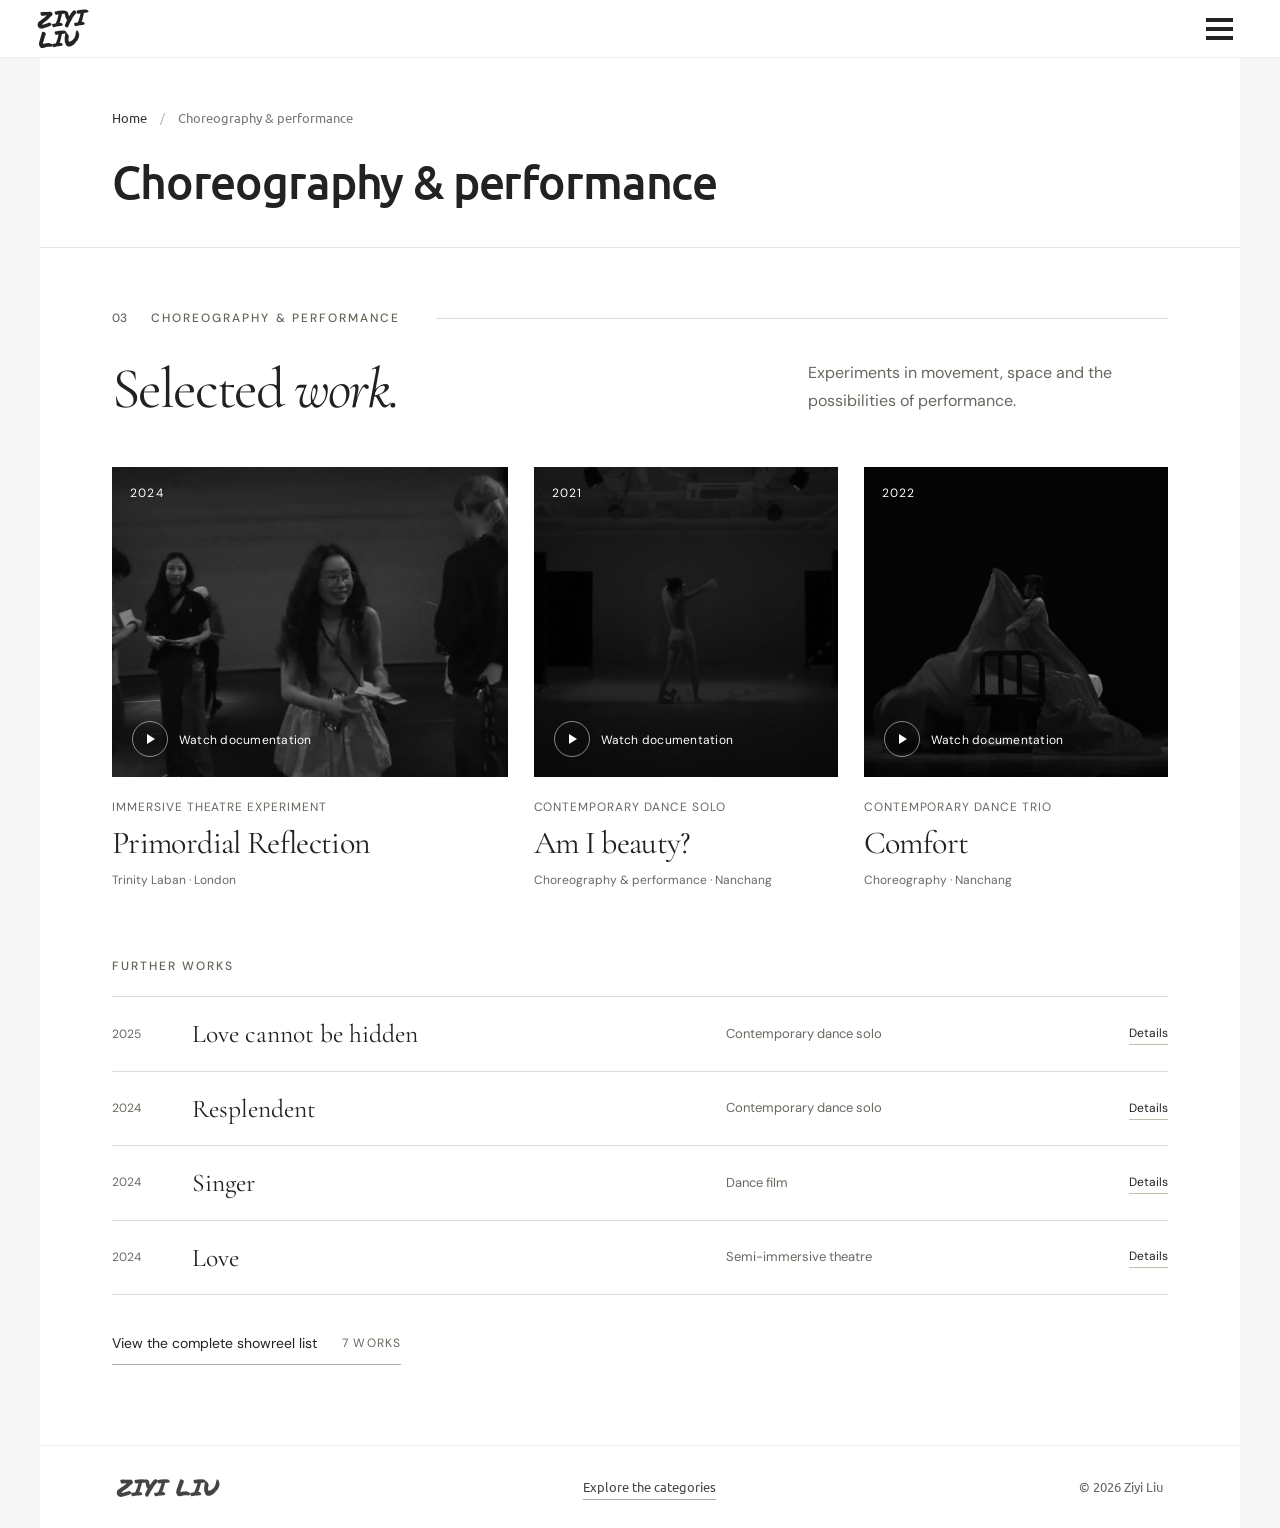
<file: work.html>
<!doctype html>
<html lang="en">
<head>
  <meta charset="utf-8">
  <meta name="viewport" content="width=device-width, initial-scale=1">
  <meta name="theme-color" content="#171918">
  <title>Choreography & performance — Ziyi Liu</title>
  <meta name="description" content="Ziyi Liu is a choreographer, dance artist and doctoral researcher exploring immersive dance theatre, sensory storytelling and audience participation.">
  <link rel="icon" type="image/svg+xml" href="data:image/svg+xml,%3Csvg xmlns='http://www.w3.org/2000/svg' viewBox='0 0 64 64'%3E%3Crect width='64' height='64' rx='32' fill='%23171918'/%3E%3Ctext x='32' y='43' text-anchor='middle' font-family='Georgia,serif' font-style='italic' font-size='36' fill='white'%3Ez%3C/text%3E%3C/svg%3E">
  <link rel="stylesheet" href="styles.css?v=2">
  <link rel="stylesheet" href="assets/fonts/fonts.css">
  <link rel="stylesheet" href="reference-layout.css?v=2">
  <script src="script.js?v=2" defer></script>
</head>
<body class="interior-page">

<a class="skip-link" href="#main">Skip to content</a>
<header class="site-header" id="header"><a class="wordmark" href="index.html" aria-label="Ziyi Liu, home">Ziyi<br>Liu</a><button class="menu-button" aria-label="Open navigation" aria-controls="site-menu" aria-expanded="false"><span></span><span></span><span></span></button></header>
<dialog class="nav-dialog" id="site-menu" aria-label="Site navigation"><button class="nav-close" aria-label="Close navigation">×</button><nav aria-label="Main navigation">
<a href="index.html">Home</a><a href="about.html">About me</a>
<div class="nav-group"><div class="nav-group-heading"><a href="research.html">Practice as research</a><button type="button" aria-label="Toggle research subpages" aria-expanded="false" aria-controls="submenu-research">+</button></div><div class="subnav" id="submenu-research" hidden><a href="research.html#senses">The senses & immersive narrative</a><a href="research.html#audience">Audience & embodied experience</a><a href="research.html#memory">Place, history & cultural memory</a></div></div>
<div class="nav-group"><div class="nav-group-heading"><a href="work.html">Choreography & performance</a><button type="button" aria-label="Toggle performance subpages" aria-expanded="false" aria-controls="submenu-work">+</button></div><div class="subnav" id="submenu-work" hidden><a href="work.html#primordial">Primordial Reflection</a><a href="work.html#beauty">Am I beauty?</a><a href="work.html#comfort">Comfort</a><a href="work.html#hidden">Love cannot be hidden</a><a href="work.html#resplendent">Resplendent</a><a href="work.html#singer">Singer</a><a href="work.html#love">Love</a></div></div>
<a href="teaching.html">Teaching & production</a><a href="cv.html">CV & education</a><a href="contact.html">Contact</a></nav></dialog>
<main id="main">
<div class="interior-banner"><p><a href="index.html">Home</a><span>/</span>Choreography & performance</p><h1>Choreography & performance</h1></div>
    <section class="section work" id="work" aria-labelledby="work-title">
      <div class="section-kicker"><span class="section-number">03</span><p class="eyebrow">Choreography & performance</p></div>
      <div class="section-heading"><h2 id="work-title">Selected <em>work.</em></h2><p>Experiments in movement, space and the possibilities of performance.</p></div>
      <div class="featured-grid">
        <button class="work-card" id="primordial" data-work="primordial"><span class="work-image primordial"><span class="work-year">2024</span><span class="play-icon" aria-hidden="true"></span><span class="image-action">Watch documentation</span></span><span class="work-type">Immersive theatre experiment</span><span class="work-title">Primordial Reflection</span><span class="work-location">Trinity Laban · London</span></button>
        <button class="work-card" id="beauty" data-work="beauty"><span class="work-image beauty"><span class="work-year">2021</span><span class="play-icon" aria-hidden="true"></span><span class="image-action">Watch documentation</span></span><span class="work-type">Contemporary dance solo</span><span class="work-title">Am I beauty?</span><span class="work-location">Choreography & performance · Nanchang</span></button>
        <button class="work-card" id="comfort" data-work="comfort"><span class="work-image comfort"><span class="work-year">2022</span><span class="play-icon" aria-hidden="true"></span><span class="image-action">Watch documentation</span></span><span class="work-type">Contemporary dance trio</span><span class="work-title">Comfort</span><span class="work-location">Choreography · Nanchang</span></button>
      </div>
      <div class="other-works"><p class="eyebrow">Further works</p><div class="archive-list">
        <button class="archive-row" id="hidden" data-work="hidden"><span class="archive-year">2025</span><span class="archive-title">Love cannot be hidden</span><span class="archive-type">Contemporary dance solo</span><span class="archive-action">Details</span></button>
        <button class="archive-row" id="resplendent" data-work="resplendent"><span class="archive-year">2024</span><span class="archive-title">Resplendent</span><span class="archive-type">Contemporary dance solo</span><span class="archive-action">Details</span></button>
        <button class="archive-row" id="singer" data-work="singer"><span class="archive-year">2024</span><span class="archive-title">Singer</span><span class="archive-type">Dance film</span><span class="archive-action">Details</span></button>
        <button class="archive-row" id="love" data-work="love"><span class="archive-year">2024</span><span class="archive-title">Love</span><span class="archive-type">Semi-immersive theatre</span><span class="archive-action">Details</span></button>
      </div></div>
      <a class="text-link showreel-link" href="https://docs.google.com/document/d/1mjgaTGZ5cxxZsFDUgmxNcLsEf3fxavNSFnmJ2fdjIiw/edit?usp=sharing" target="_blank" rel="noopener">View the complete showreel list <span class="link-meta">7 works</span></a>
    </section>
</main>
<footer class="page-footer"><a class="footer-name" href="index.html">Ziyi Liu</a><a href="index.html#categories">Explore the categories</a><p>© <span id="year">2026</span> Ziyi Liu</p></footer>
<dialog id="work-dialog" aria-labelledby="dialog-title"><button class="dialog-close" aria-label="Close work details">Close <span aria-hidden="true">×</span></button><div id="dialog-content"></div></dialog>
</body>
</html>
</file>
<file: styles.css>
@import url('https://fonts.googleapis.com/css2?family=Cormorant+Garamond:ital,wght@0,400;0,500;0,600;1,400;1,500&family=DM+Sans:wght@400;450;500;600&display=swap');
:root{--ink:#20221f;--muted:#666960;--paper:#fff;--soft:#f4f4f0;--line:#dcded5;--serif:'Cormorant Garamond',Georgia,serif;--sans:'DM Sans',Arial,sans-serif}
*{box-sizing:border-box}html{scroll-behavior:smooth;scroll-padding-top:85px}body{margin:0;color:var(--ink);background:var(--paper);font-family:var(--sans);font-size:16px;line-height:1.75}body.locked{overflow:hidden}a{color:inherit;text-decoration:none}button{font:inherit;color:inherit}button,a,summary{-webkit-tap-highlight-color:transparent}button{cursor:pointer}a:focus-visible,button:focus-visible,summary:focus-visible{outline:2px solid #a18b54;outline-offset:6px}button:disabled{cursor:default}p{margin:0 0 1.4rem}h1,h2,h3,h4{margin:0;font-weight:400}h2{font-family:var(--serif);font-size:clamp(2.7rem,5vw,4.4rem);line-height:1.05;letter-spacing:-.035em}h2 em{font-weight:400}::selection{background:#dce0cb;color:#1d2119}.skip-link{position:fixed;left:15px;top:-100px;padding:10px 16px;background:white;z-index:100}.skip-link:focus{top:12px}.site-header{position:absolute;top:0;left:0;width:100%;height:102px;padding:0 5.2%;display:flex;align-items:center;justify-content:space-between;color:white;z-index:30;border-bottom:1px solid #ffffff24;transition:background .25s,color .25s,height .25s}.site-header.scrolled{position:fixed;height:76px;background:#fffffff5;color:var(--ink);border-bottom:1px solid var(--line);backdrop-filter:blur(12px)}.wordmark{font:italic 2.3rem/1 var(--serif);letter-spacing:-.06em;white-space:nowrap}.wordmark-dot{margin-left:2px}.desktop-nav{display:flex;gap:35px;align-items:center}.desktop-nav a{font-size:14px;position:relative;padding:8px 0}.desktop-nav a:after{content:'';position:absolute;bottom:2px;left:0;width:0;height:1px;background:currentColor;transition:width .2s}.desktop-nav a:hover:after,.desktop-nav a.active:after{width:100%}.menu-button{display:none;border:0;background:none;width:45px;height:45px;padding:10px}.menu-button span{display:block;height:1px;background:currentColor;margin:7px 0;transition:transform .2s}.mobile-nav{position:fixed;inset:76px 0 0;background:var(--paper);z-index:29;padding:30px 7%;overflow:auto}.mobile-nav:not([hidden]){display:flex;flex-direction:column}.mobile-nav a{font:2.4rem/1.8 var(--serif);padding:8px 0;border-bottom:1px solid var(--line)}.mobile-nav a span{display:inline-block;font:12px var(--sans);width:36px;color:var(--muted)}.hero{min-height:850px;height:100svh;max-height:1250px;background:#242621;position:relative;display:grid;place-items:center;text-align:center;color:#fff;isolation:isolate;overflow:hidden}.hero-image{position:absolute;inset:0;background-size:cover;background-position:center 43%;filter:grayscale(100%);z-index:-3}.hero-shade{position:absolute;inset:0;background:linear-gradient(180deg,#00000022 0%,#00000040 45%,#00000088 100%);z-index:-2}.hero-content{padding:145px 22px 100px}.eyebrow{font-size:12px;letter-spacing:.17em;text-transform:uppercase;line-height:1.7;font-weight:500;margin:0;color:#606758}.eyebrow.light{color:#e2e5dc}.hero .eyebrow{font-size:12px;letter-spacing:.2em}.hero h1{font-family:var(--serif);font-size:clamp(6.6rem,12vw,11rem);font-weight:400;letter-spacing:-.055em;line-height:1.1;margin:18px 0 10px}.hero h1 em{font-weight:400}.hero-rule{width:40px;height:1px;background:#dedfc8;margin:18px auto 28px}.hero-statement{font:400 clamp(2rem,3.1vw,2.8rem)/1.2 var(--serif);margin:0 0 22px;letter-spacing:-.02em}.hero-intro{font-size:15px;line-height:1.75;color:#eee;margin-bottom:29px}.button{display:inline-flex;align-items:center;justify-content:center;gap:25px;padding:12px 27px;min-height:48px;font-size:14px;border:1px solid currentColor;transition:background .2s,color .2s}.button-light{border-color:#ffffff70;color:#fff}.button-light:hover{background:#fff;color:var(--ink)}.button-dark{color:var(--ink);border-color:#b7baae;align-self:flex-end;white-space:nowrap}.button-dark:hover{background:var(--ink);color:#fff}.button span{font-size:12px;letter-spacing:.1em;opacity:.6}.hero-bottom{position:absolute;bottom:32px;left:5.2%;right:5.2%;display:grid;grid-template-columns:1fr 1fr 1fr;align-items:end;font-size:12px;letter-spacing:.1em;text-transform:uppercase;color:#e1e2d9}.hero-bottom>span:first-child{text-align:left}.hero-bottom>span:last-child{text-align:right}.hero-bottom>a{display:flex;align-items:center;flex-direction:column;gap:14px}.scroll-line{height:31px;width:1px;background:#ffffff80}.section{padding:108px max(6%,calc((100% - 1200px)/2));scroll-margin-top:0}.section-kicker{display:flex;align-items:center;gap:24px;margin-bottom:42px}.section-number{font-size:12px;font-weight:500;color:var(--muted);font-variant-numeric:tabular-nums}.section-kicker:after{content:'';height:1px;background:var(--line);flex:1;margin-left:12px}.about-layout{display:grid;grid-template-columns:1fr 1fr;gap:90px}.large-note{font:italic 1.65rem/1.3 var(--serif);color:var(--muted);margin-top:27px}.about-copy{padding-top:5px}.about-copy p{font-size:16px;color:var(--muted);line-height:1.85}.about-copy .lead{font-size:19px;line-height:1.65;color:var(--ink);margin-bottom:25px}.text-link{display:inline-flex;align-items:center;gap:25px;padding:8px 0;border-bottom:1px solid #adb2a2;font-size:14px;transition:border-color .2s}.text-link:hover{border-color:var(--ink)}.link-meta{font-size:12px;letter-spacing:.1em;color:var(--muted);text-transform:uppercase}.practice-areas{display:flex;justify-content:space-between;gap:18px;margin-top:65px;border-top:1px solid var(--line);padding-top:24px;font-size:13px;color:#656b5d}.practice-areas span:before{content:'+';font-size:15px;margin-right:10px;color:#89917d}.research{background:var(--soft)}.section-heading{display:flex;align-items:flex-end;justify-content:space-between;gap:80px;margin-bottom:48px}.section-heading>p{max-width:360px;color:var(--muted);font-size:16px;line-height:1.75;margin-bottom:4px}.research-list{border-top:1px solid #c6cabe}.research-item{border-bottom:1px solid #c6cabe}.research-item summary{list-style:none;display:grid;grid-template-columns:70px 1fr 25px;align-items:center;gap:12px;padding:26px 0;cursor:pointer}.research-item summary::-webkit-details-marker{display:none}.research-item summary h3{font:1.8rem/1.25 var(--serif)}.research-index{font:italic 1.35rem var(--serif);color:#757c6c}.expand-icon{width:15px;height:15px;position:relative}.expand-icon:before,.expand-icon:after{content:'';position:absolute;background:#737b67}.expand-icon:before{width:15px;height:1px;top:7px}.expand-icon:after{width:1px;height:15px;left:7px;transition:transform .2s}.research-item[open] .expand-icon:after{transform:rotate(90deg)}.research-body{max-width:850px;padding:0 35px 28px 82px}.research-body p{color:var(--muted);font-size:16px;margin:0 0 18px}.research-body .research-focus{font-size:12px;line-height:1.8;letter-spacing:.03em;color:#747b6a;margin:0}.featured-grid{display:grid;grid-template-columns:1.3fr 1fr 1fr;gap:26px}.work-card{padding:0;background:none;border:0;text-align:left;display:block;min-width:0}.work-image{display:block;height:340px;background:#363b32;position:relative;overflow:hidden;background-size:cover;background-position:center}.work-image:before{content:'';position:absolute;inset:0;background:linear-gradient(0deg,#00000070,transparent 60%);transition:background .3s}.work-card:hover .work-image:before{background:#00000028}.work-year{position:absolute;left:18px;top:16px;color:white;font-size:12px;letter-spacing:.1em}.play-icon{position:absolute;left:20px;bottom:20px;border:1px solid #ffffff80;border-radius:50%;width:36px;height:36px;display:grid;place-items:center}.play-icon:after{content:'';width:0;height:0;border-top:5px solid transparent;border-bottom:5px solid transparent;border-left:8px solid white;margin-left:2px}.image-action{position:absolute;bottom:26px;left:67px;font-size:12px;color:white;letter-spacing:.02em}.work-type{display:block;font-size:12px;text-transform:uppercase;letter-spacing:.08em;margin-top:20px;color:var(--muted)}.work-title{display:block;font:2rem/1.15 var(--serif);margin:7px 0 9px;letter-spacing:-.02em}.work-location{display:block;font-size:12px;color:var(--muted);line-height:1.65}.other-works{margin-top:65px}.other-works>.eyebrow{margin-bottom:20px}.archive-list{border-top:1px solid var(--line)}.archive-row{width:100%;display:grid;grid-template-columns:60px 1.4fr 1fr 55px;gap:20px;align-items:center;text-align:left;border:0;border-bottom:1px solid var(--line);padding:22px 0;background:none;transition:background .2s}.archive-row:hover{background:var(--soft)}.archive-year{font-size:12px;color:var(--muted)}.archive-title{font:1.6rem/1.15 var(--serif)}.archive-type{font-size:13px;color:var(--muted)}.archive-action{font-size:12px;border-bottom:1px solid #bbc0af;justify-self:end}.showreel-link{margin-top:28px}.cv{background:var(--soft)}.cv-columns{display:grid;grid-template-columns:1fr 1fr;gap:90px}.column-title{font-size:13px;letter-spacing:.12em;text-transform:uppercase;padding-bottom:23px;border-bottom:1px solid #bfc5b6}.timeline{list-style:none;padding:0;margin:0}.timeline li{padding:30px 0;border-bottom:1px solid var(--line)}.timeline li:last-child{border-bottom:0}.timeline-date{font-size:12px;letter-spacing:.05em;color:var(--muted);margin-bottom:11px}.timeline h4{font:1.7rem/1.2 var(--serif);margin-bottom:7px}.timeline .timeline-role{font-size:13px;color:var(--ink);line-height:1.6;margin-bottom:12px}.timeline li>p:last-child{font-size:14px;color:var(--muted);line-height:1.7;margin:0;max-width:460px}.skills-row{display:grid;grid-template-columns:1fr 1fr;gap:90px;border-top:1px solid #bfc5b6;margin-top:36px;padding-top:30px}.skills-row .eyebrow{font-size:12px;margin-bottom:12px}.skills-row p:last-child{font-size:14px;color:var(--muted);margin:0}.contact{background:#22271f;color:#f5f5ed;padding-bottom:28px}.contact .section-kicker:after{background:#ffffff25}.contact .section-number{color:#b3bda7}.contact-layout{display:grid;grid-template-columns:1.2fr 1fr;gap:80px;padding:5px 0 76px}.contact h2{font-size:clamp(3.2rem,5.8vw,5.3rem)}.contact-layout>div>p{font-size:14px;color:#c0c8b7;margin-top:25px;line-height:1.8}.contact-links{padding-top:23px}.contact-email{display:inline-block;font:clamp(1.5rem,2.5vw,2.25rem)/1.3 var(--serif);padding-bottom:9px;border-bottom:1px solid #88917c;overflow-wrap:anywhere}.contact-links>p{font-size:13px!important;line-height:1.9!important}.light-link{border-color:#747e69}.light-link:hover{border-color:#fff}.light-link .link-meta{color:#bcc5b3}footer{display:flex;align-items:center;justify-content:space-between;gap:30px;border-top:1px solid #ffffff25;padding-top:26px}footer .wordmark{font-size:1.8rem}footer p,footer>a:last-child{font-size:12px;color:#b5bfaa;margin:0}dialog{padding:0;border:0;width:min(920px,calc(100% - 40px));max-height:90svh;color:var(--ink);background:var(--paper);overflow:auto}dialog::backdrop{background:#10150fea;backdrop-filter:blur(5px)}.dialog-close{position:absolute;right:20px;top:15px;border:0;background:#ffffffed;padding:8px 12px;font-size:12px;z-index:1;display:flex;align-items:center;gap:15px}.dialog-close span{font-size:22px}.dialog-media{aspect-ratio:16/9;background:#161916}.dialog-media iframe{display:block;border:0;width:100%;height:100%}.dialog-copy{padding:35px 42px 42px}.dialog-copy h2{font-size:3rem;margin:12px 0 18px}.dialog-copy p{color:var(--muted);max-width:650px}.dialog-meta{display:flex;gap:12px 30px;flex-wrap:wrap;font-size:13px;margin-bottom:20px}.dialog-note{font-size:13px}.dialog-copy .text-link{margin-right:24px}.dialog-text-only{padding-top:60px}.dialog-image{width:100%;display:block}.dialog-actions{display:flex;gap:24px;flex-wrap:wrap}
.hero-image{background-image:url('assets/comfort.jpg')}.primordial{background-image:url('assets/primordial.jpg')}.beauty{background-image:url('assets/beauty.jpg')}.comfort{background-image:url('assets/comfort.jpg')}.work-image{filter:grayscale(100%);transition:filter .35s}.work-card:hover .work-image{filter:grayscale(0%)}
@media(min-width:1550px){.hero-image{background-position:center 45%}.hero-content{transform:translateY(-1%)}}
@media(max-width:1100px){.hero{min-height:780px}.section{padding:85px 6%}.about-layout,.cv-columns,.skills-row{gap:50px}.section-heading{gap:40px}.featured-grid{gap:20px;grid-template-columns:1fr 1fr 1fr}.work-image{height:280px}.image-action{font-size:12px;left:56px}.play-icon{left:14px;width:31px;height:31px;bottom:20px}.work-title{font-size:1.8rem}.contact-layout{gap:40px}.desktop-nav{gap:25px}.contact{padding-bottom:25px}}
@media(max-width:760px){html{scroll-padding-top:76px}.site-header{height:76px;padding:0 6%}.wordmark{font-size:2rem}.desktop-nav{display:none}.menu-button{display:block}.site-header.menu-open{position:fixed;background:white;color:var(--ink)}.menu-open .menu-button span:first-child{transform:translateY(4px) rotate(45deg)}.menu-open .menu-button span:last-child{transform:translateY(-4px) rotate(-45deg)}.hero{min-height:760px;max-height:1100px}.hero-image{background-position:57% center}.hero-content{padding:110px 6% 95px}.hero .eyebrow{font-size:12px;letter-spacing:.12em;max-width:270px;margin:auto;line-height:1.9}.hero h1{font-size:6.6rem;margin:17px 0 0}.hero-statement{font-size:2.1rem}.hero-intro{font-size:14px}.hero-bottom{bottom:23px;display:flex;justify-content:center;font-size:12px}.hero-bottom>span{display:none}.scroll-line{height:20px}.section{padding:70px 7%}.section-kicker{gap:16px;margin-bottom:32px}.section-kicker .eyebrow{font-size:12px}.about-layout{grid-template-columns:1fr;gap:32px}.large-note{font-size:1.5rem;margin-top:21px;margin-bottom:0}.about-copy .lead{font-size:18px}.about-copy p{font-size:16px}.practice-areas{flex-direction:column;gap:10px;margin-top:36px;padding-top:20px;font-size:13px}.section-heading{display:block;margin-bottom:33px}.section-heading>p{margin-top:24px;max-width:100%}.research-item summary{grid-template-columns:30px 1fr 18px;gap:12px;padding:23px 0}.research-item summary h3{font-size:1.5rem}.research-index{font-size:1.1rem}.research-body{padding:0 5px 26px 42px}.research-body p{font-size:15px}.research-body .research-focus{font-size:12px}.featured-grid{grid-template-columns:1fr;gap:36px}.work-image{height:400px}.work-type{font-size:12px;margin-top:16px}.work-title{font-size:2.1rem}.work-location{font-size:13px}.play-icon{width:36px;height:36px;left:20px}.image-action{left:66px;font-size:12px}.other-works{margin-top:48px}.archive-row{grid-template-columns:38px 1fr 46px;gap:5px 10px;padding:20px 0}.archive-title{font-size:1.45rem}.archive-type{grid-column:2;grid-row:2;font-size:12px}.archive-action{grid-column:3;grid-row:1/3;font-size:12px}.archive-year{font-size:12px}.showreel-link{font-size:13px;gap:16px}.cv-columns{grid-template-columns:1fr;gap:40px}.cv .button-dark{margin-top:28px}.timeline li{padding:27px 0}.skills-row{grid-template-columns:1fr;gap:25px;margin-top:30px}.contact{padding-bottom:25px}.contact-layout{grid-template-columns:1fr;gap:25px;padding-bottom:55px}.contact-links{padding-top:0}.contact-email{font-size:1.85rem}.contact h2{font-size:3.5rem}.contact-layout>div>p{font-size:14px}footer{gap:15px;flex-wrap:wrap}footer .wordmark{font-size:1.8rem}footer p,footer>a:last-child{font-size:12px}dialog{width:calc(100% - 22px);max-height:90svh}.dialog-copy{padding:27px 24px 35px}.dialog-copy h2{font-size:2.5rem}.dialog-close{right:8px;top:8px}.dialog-text-only{padding-top:65px}}
@media(max-width:380px){.hero h1{font-size:5.6rem}.hero{min-height:710px}.work-image{height:330px}.contact-email{font-size:1.5rem}.hero-statement{font-size:1.85rem}.button{padding:12px 22px}}
@media(prefers-reduced-motion:reduce){html{scroll-behavior:auto}*,*:before,*:after{transition:none!important;animation:none!important}}
</file>
<file: assets/fonts/fonts.css>
/* Local Latin fonts. Keep the accompanying font licenses with this directory. */

@font-face {
  font-family: 'Comic Neue';
  font-style: normal;
  font-weight: 400;
  font-display: swap;
  src: url(./comic-neue-400-latin.woff2) format('woff2');
  unicode-range: U+0000-00FF, U+0131, U+0152-0153, U+02BB-02BC, U+02C6, U+02DA, U+02DC, U+0304, U+0308, U+0329, U+2000-206F, U+20AC, U+2122, U+2191, U+2193, U+2212, U+2215, U+FEFF, U+FFFD;
}

@font-face {
  font-family: 'Comic Neue';
  font-style: normal;
  font-weight: 700;
  font-display: swap;
  src: url(./comic-neue-700-latin.woff2) format('woff2');
  unicode-range: U+0000-00FF, U+0131, U+0152-0153, U+02BB-02BC, U+02C6, U+02DA, U+02DC, U+0304, U+0308, U+0329, U+2000-206F, U+20AC, U+2122, U+2191, U+2193, U+2212, U+2215, U+FEFF, U+FFFD;
}

@font-face {
  font-family: 'Permanent Marker';
  font-style: normal;
  font-weight: 400;
  font-display: swap;
  src: url(./permanent-marker-400-latin.woff2) format('woff2');
  unicode-range: U+0000-00FF, U+0131, U+0152-0153, U+02BB-02BC, U+02C6, U+02DA, U+02DC, U+0304, U+0308, U+0329, U+2000-206F, U+20AC, U+2122, U+2191, U+2193, U+2212, U+2215, U+FEFF, U+FFFD;
}

@font-face {
  font-family: 'Ubuntu';
  font-style: normal;
  font-weight: 400;
  font-display: swap;
  src: url(./ubuntu-400-latin.woff2) format('woff2');
  unicode-range: U+0000-00FF, U+0131, U+0152-0153, U+02BB-02BC, U+02C6, U+02DA, U+02DC, U+0304, U+0308, U+0329, U+2000-206F, U+20AC, U+2122, U+2191, U+2193, U+2212, U+2215, U+FEFF, U+FFFD;
}

@font-face {
  font-family: 'Ubuntu';
  font-style: normal;
  font-weight: 500;
  font-display: swap;
  src: url(./ubuntu-500-latin.woff2) format('woff2');
  unicode-range: U+0000-00FF, U+0131, U+0152-0153, U+02BB-02BC, U+02C6, U+02DA, U+02DC, U+0304, U+0308, U+0329, U+2000-206F, U+20AC, U+2122, U+2191, U+2193, U+2212, U+2215, U+FEFF, U+FFFD;
}

@font-face {
  font-family: 'Ubuntu';
  font-style: normal;
  font-weight: 700;
  font-display: swap;
  src: url(./ubuntu-700-latin.woff2) format('woff2');
  unicode-range: U+0000-00FF, U+0131, U+0152-0153, U+02BB-02BC, U+02C6, U+02DA, U+02DC, U+0304, U+0308, U+0329, U+2000-206F, U+20AC, U+2122, U+2191, U+2193, U+2212, U+2215, U+FEFF, U+FFFD;
}
</file>
<file: reference-layout.css>
/* Homepage and navigation follow the supplied artist-website reference. */
:root{--hand:'Comic Sans MS','Comic Neue',cursive;--marker:'Permanent Marker','Comic Sans MS',cursive;--nav:'Ubuntu','DM Sans',Arial,sans-serif}
html{scroll-padding-top:70px}body{background:#fff}.fixed-performance-background{position:fixed;inset:0;z-index:-2;background:url('assets/primordial.jpg') center center/cover no-repeat;filter:grayscale(1)}
.site-header,.site-header.scrolled{position:fixed;height:58px;padding:0 3%;background:#fff;color:#232323;border:0;border-bottom:1px solid #eee;backdrop-filter:none;transition:background .2s,color .2s}
.reference-home .site-header:not(.scrolled):not(.menu-open){background:transparent;color:white;border-color:transparent}
.site-header .wordmark{font:22px/.9 var(--marker);letter-spacing:0;text-transform:uppercase;transform:rotate(-3deg)}
.reference-home .site-header:not(.scrolled) .wordmark{visibility:hidden}
.menu-button{display:flex;flex-direction:column;justify-content:center;gap:5px;width:44px;height:44px;padding:8px;border:0;background:none}
.menu-button span{margin:0;width:27px;height:4px;background:currentColor}.desktop-nav{display:none}
.reference-hero{position:relative;min-height:1070px;padding:258px 9% 148px;text-align:center;background:#00000080;color:white}
.hero-name{position:absolute;top:57px;left:50%;transform:translateX(-50%) rotate(-3deg);width:245px;min-height:153px;display:flex;flex-direction:column;align-items:center;justify-content:center;font:51px/1.12 var(--marker);letter-spacing:.045em;text-transform:uppercase;color:white}
.welcome-copy{font:400 24px/1.8 var(--hand);max-width:980px;margin:auto}.welcome-copy p{margin:0}.welcome-copy strong{font-weight:700}.welcome-copy .welcome-line{margin-top:32px;margin-bottom:2px}.welcome-copy .practice-lines{margin-top:8px}.welcome-copy .welcome-contact{margin-top:30px}.welcome-contact a{border-bottom:1px solid #ffffff88}.welcome-contact a:hover{border-color:white}.welcome-copy .signature{margin-top:12px}.scroll-categories{position:absolute;bottom:35px;left:50%;transform:translateX(-50%);font:14px/1.4 var(--nav);display:flex;flex-direction:column;align-items:center;gap:16px}.scroll-stroke{height:32px;width:1px;background:#fff}
.category-section{background:#fff;margin:0 32px;padding:44px 35px 62px}.category-grid{max-width:980px;margin:auto;display:grid;grid-template-columns:repeat(3,minmax(0,1fr));gap:18px}
.category-card{position:relative;aspect-ratio:1;background:white;border:2px solid #111;display:flex;align-items:center;justify-content:center;text-align:center;padding:18px 10px;font:400 clamp(26px,3.6vw,48px)/1.2 var(--marker);text-transform:uppercase;letter-spacing:0;color:#090909;overflow:hidden}
.category-card>span:first-child{transform:rotate(-3deg)}.category-card:nth-child(2)>span:first-child{transform:rotate(1deg)}.category-card:nth-child(5)>span:first-child{transform:rotate(-1deg)}.category-card.category-long{font-size:clamp(24px,2.75vw,37px);line-height:1.3}.category-hover{position:absolute;inset:0;background:#00000080;color:white;display:grid;place-items:center;font:400 56px/1 Arial,sans-serif;opacity:0;transition:opacity .2s}.category-card:hover .category-hover,.category-card:focus-visible .category-hover{opacity:1}
.home-contact{margin:0 32px;background:#fff;text-align:center;padding:55px 20px 90px;border-top:1px solid #eee}.home-contact>p{font:24px/1.6 var(--hand);margin:0 0 20px}.home-contact>a{font:22px/1.5 var(--nav);border-bottom:1px solid #999;overflow-wrap:anywhere}.home-contact>div{margin-top:20px}.page-footer{margin:0 32px;padding:28px 45px;background:#fff;color:#444;display:flex;justify-content:space-between;align-items:center;border-top:1px solid #eee;font:13px var(--nav);gap:20px}.page-footer .footer-name{font:23px/1.1 var(--marker);text-transform:uppercase}.page-footer p,.page-footer>a:last-child{font-size:13px;color:#666;margin:0}.page-footer>a:nth-child(2){border-bottom:1px solid #aaa;padding:4px 0}
.nav-dialog{position:fixed;inset:0 0 0 auto;width:340px;max-width:90vw;height:100dvh;max-height:100dvh;margin:0;padding:76px 25px 30px;border:0;background:#282828;color:#fff;overflow-y:auto}.nav-dialog::backdrop{background:#00000070;backdrop-filter:none}.nav-dialog[open]{animation:drawer-in .2s ease-out}.nav-close{position:absolute;right:22px;top:15px;font:36px/1 Arial,sans-serif;background:none;border:0;color:#fff;width:40px;height:40px}.nav-dialog nav>a,.nav-dialog summary{display:block;padding:17px 0;border-bottom:1px solid #ffffff20;font:500 15px/1.45 var(--nav);text-transform:uppercase;letter-spacing:.02em}.nav-dialog summary{position:relative;list-style:none;padding-right:25px;cursor:pointer}.nav-dialog summary::-webkit-details-marker{display:none}.nav-dialog summary:after{content:'+';position:absolute;right:1px;top:15px;font-size:20px;font-weight:400}.nav-dialog details[open]>summary:after{content:'−'}.nav-dialog a:hover,.nav-dialog a[aria-current='page']{color:#d1d7bb}.subnav{padding:8px 0 12px 14px}.subnav a{display:block;font:400 14px/1.5 var(--nav);color:#d8d8d8;padding:9px 0;text-transform:none}.nav-dialog a:focus-visible{outline-color:#fff}
.interior-page{background:#f6f6f6;padding-top:58px}.interior-page main{max-width:1200px;margin:0 auto;background:#fff;min-height:60vh}.interior-banner{padding:50px 6% 38px;border-bottom:1px solid #e5e5e5}.interior-banner>p{font:13px/1.6 var(--nav);color:#777;margin:0 0 25px}.interior-banner>p span{padding:0 13px;color:#bbb}.interior-banner>p a{color:#333}.interior-banner h1{font:500 clamp(30px,4vw,46px)/1.2 var(--nav);color:#222;letter-spacing:-.025em}.interior-page .section{padding:60px 6% 80px;background:#fff}.interior-page .section-kicker{margin-bottom:30px}.interior-page h2{font-size:clamp(2.3rem,4.5vw,3.7rem)}.interior-page .research{background:white}.interior-page .page-footer{max-width:1200px;margin:0 auto;padding-left:6%;padding-right:6%}.interior-page .contact-page{text-align:center;padding-top:75px;padding-bottom:90px}.contact-page h2{margin-bottom:30px}.contact-page>p{color:#62665d}.contact-page .contact-email{font:24px/1.6 var(--nav);margin:14px 0 25px}.contact-page .contact-location{margin-top:20px;font-size:16px}.teaching-intro{max-width:720px;font-size:19px;margin:30px 0 45px;color:#62665d}.teaching-timeline{max-width:850px}.teaching-timeline .column-title{display:none}.teaching-timeline .timeline li>p:last-child{max-width:680px}.interior-page .work-image{height:310px}
@keyframes drawer-in{from{transform:translateX(100%)}to{transform:translateX(0)}}
@media(max-width:900px){.reference-hero{padding-left:6%;padding-right:6%}.category-section{margin:0 20px;padding-left:25px;padding-right:25px}.category-grid{gap:14px}.category-card{font-size:3.8vw}.category-card.category-long{font-size:2.85vw}.home-contact,.page-footer{margin:0 20px}.page-footer{padding:25px}.welcome-copy{font-size:22px}.interior-page .work-image{height:280px}}
@media(max-width:600px){.reference-hero{padding:226px 6% 130px;min-height:1040px}.hero-name{top:46px;font-size:45px;min-height:134px}.welcome-copy{font-size:19px;line-height:1.8}.welcome-copy .hero-identity{font-size:18px;line-height:1.9}.welcome-copy .welcome-line{margin-top:30px}.welcome-copy p br{display:none}.welcome-copy .hero-identity br,.welcome-copy .practice-lines br{display:block}.welcome-copy .practice-lines{font-size:17px;line-height:2.1;margin-top:20px}.welcome-copy .welcome-contact{margin-top:25px}.welcome-copy .signature{margin-top:16px}.category-section{margin:0 12px;padding:26px 18px 35px}.category-grid{grid-template-columns:1fr;gap:20px;max-width:400px}.category-card{font-size:clamp(35px,11.6vw,52px);padding:15px}.category-card.category-long{font-size:clamp(26px,8.1vw,38px)}.home-contact{margin:0 12px;padding:45px 20px 60px}.home-contact>a{font-size:17px}.home-contact>p{font-size:21px}.page-footer{margin:0 12px;padding:24px 20px;justify-content:center;flex-wrap:wrap;text-align:center}.page-footer .footer-name{font-size:22px}.page-footer p{width:100%}.site-header,.site-header.scrolled{height:58px;padding:0 6%}.site-header .wordmark{font-size:20px}.menu-button{gap:4px}.menu-button span{height:3px}.interior-banner{padding:36px 7% 30px}.interior-banner h1{font-size:30px}.interior-page .section{padding:42px 7% 60px}.interior-page .contact-page{padding-top:55px;padding-bottom:65px}.contact-page .contact-email{font-size:20px}.interior-page .work-image{height:370px}.interior-page .page-footer{padding:25px 7%}}
@media(prefers-reduced-motion:reduce){.nav-dialog[open]{animation:none}.category-hover{transition:none}}

.nav-group-heading{display:flex;align-items:center;justify-content:space-between;gap:10px;border-bottom:1px solid #ffffff20}.nav-group-heading>a{font:500 15px/1.45 var(--nav);letter-spacing:.02em;text-transform:uppercase;padding:17px 0}.nav-group-heading button{flex-shrink:0;border:0;background:transparent;color:#fff;width:30px;min-height:44px;font-size:22px;line-height:1;padding:0}.subnav[hidden]{display:none}
</file>
